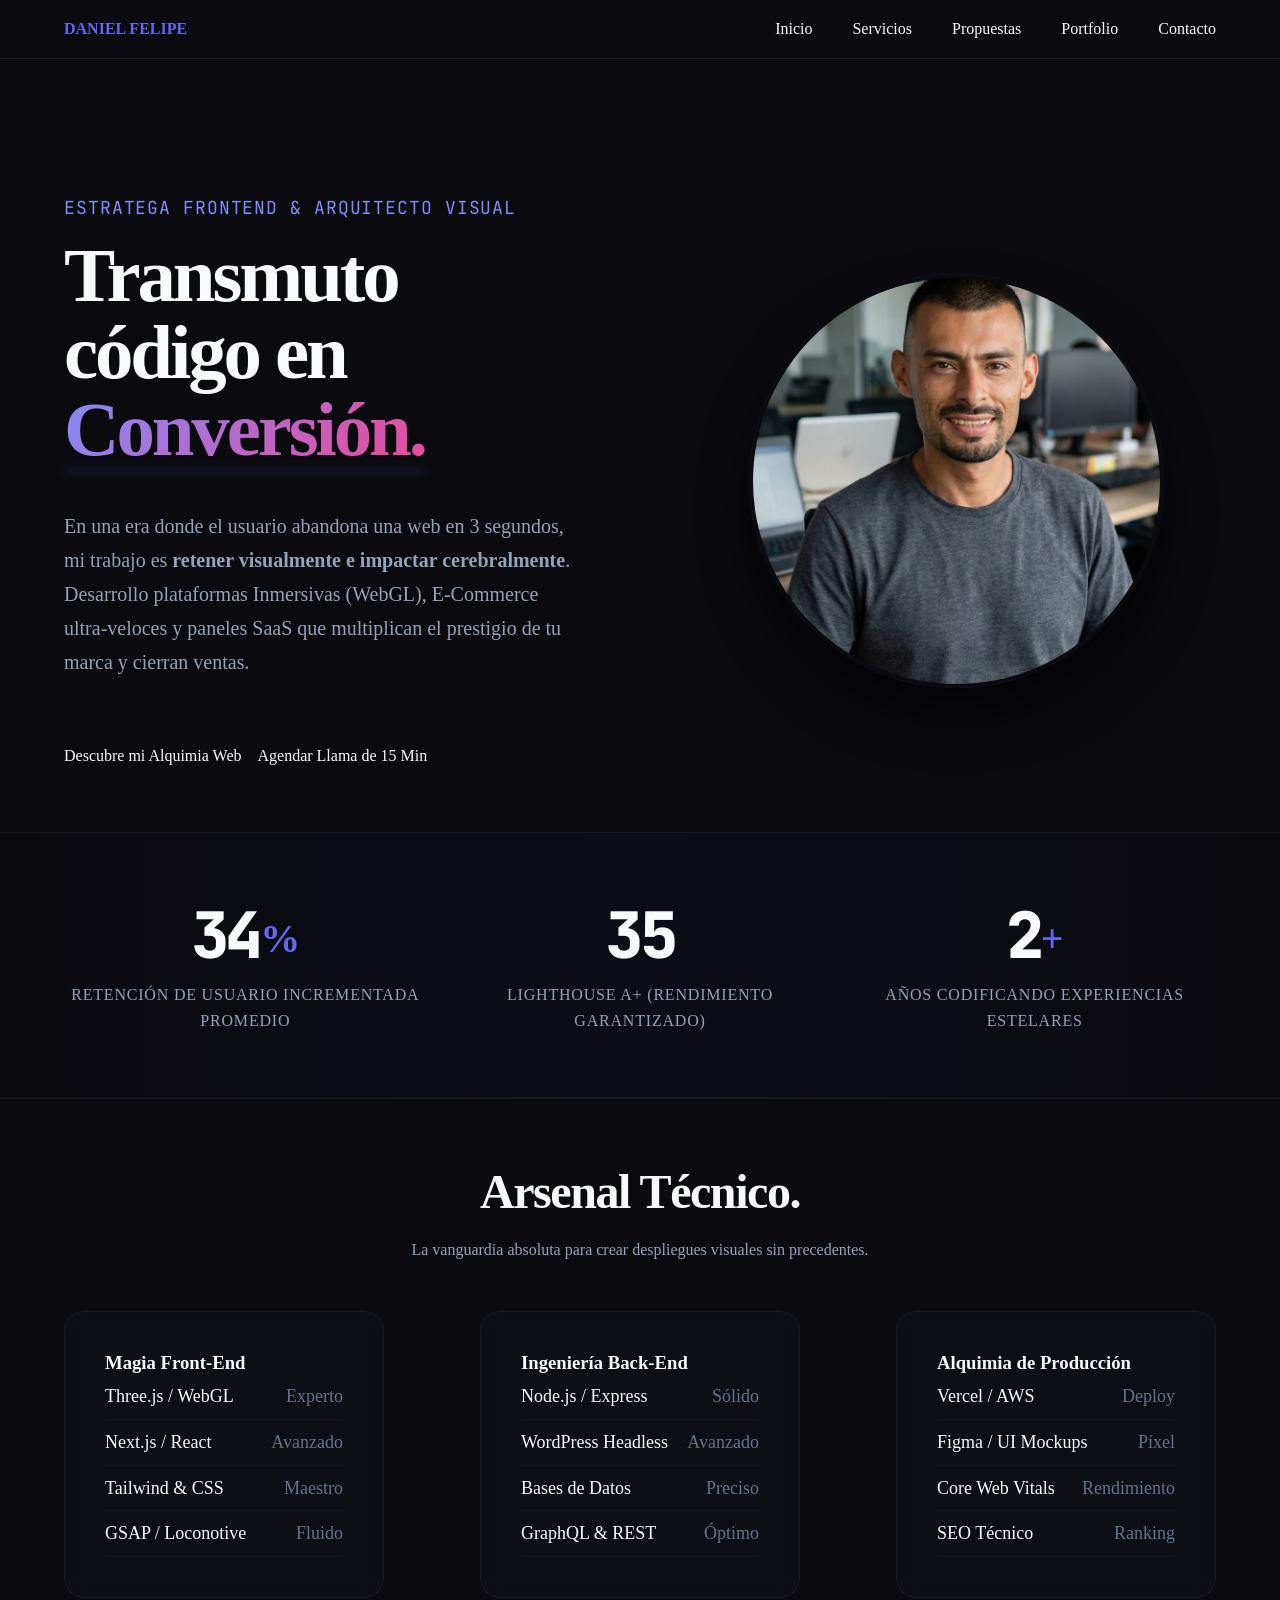
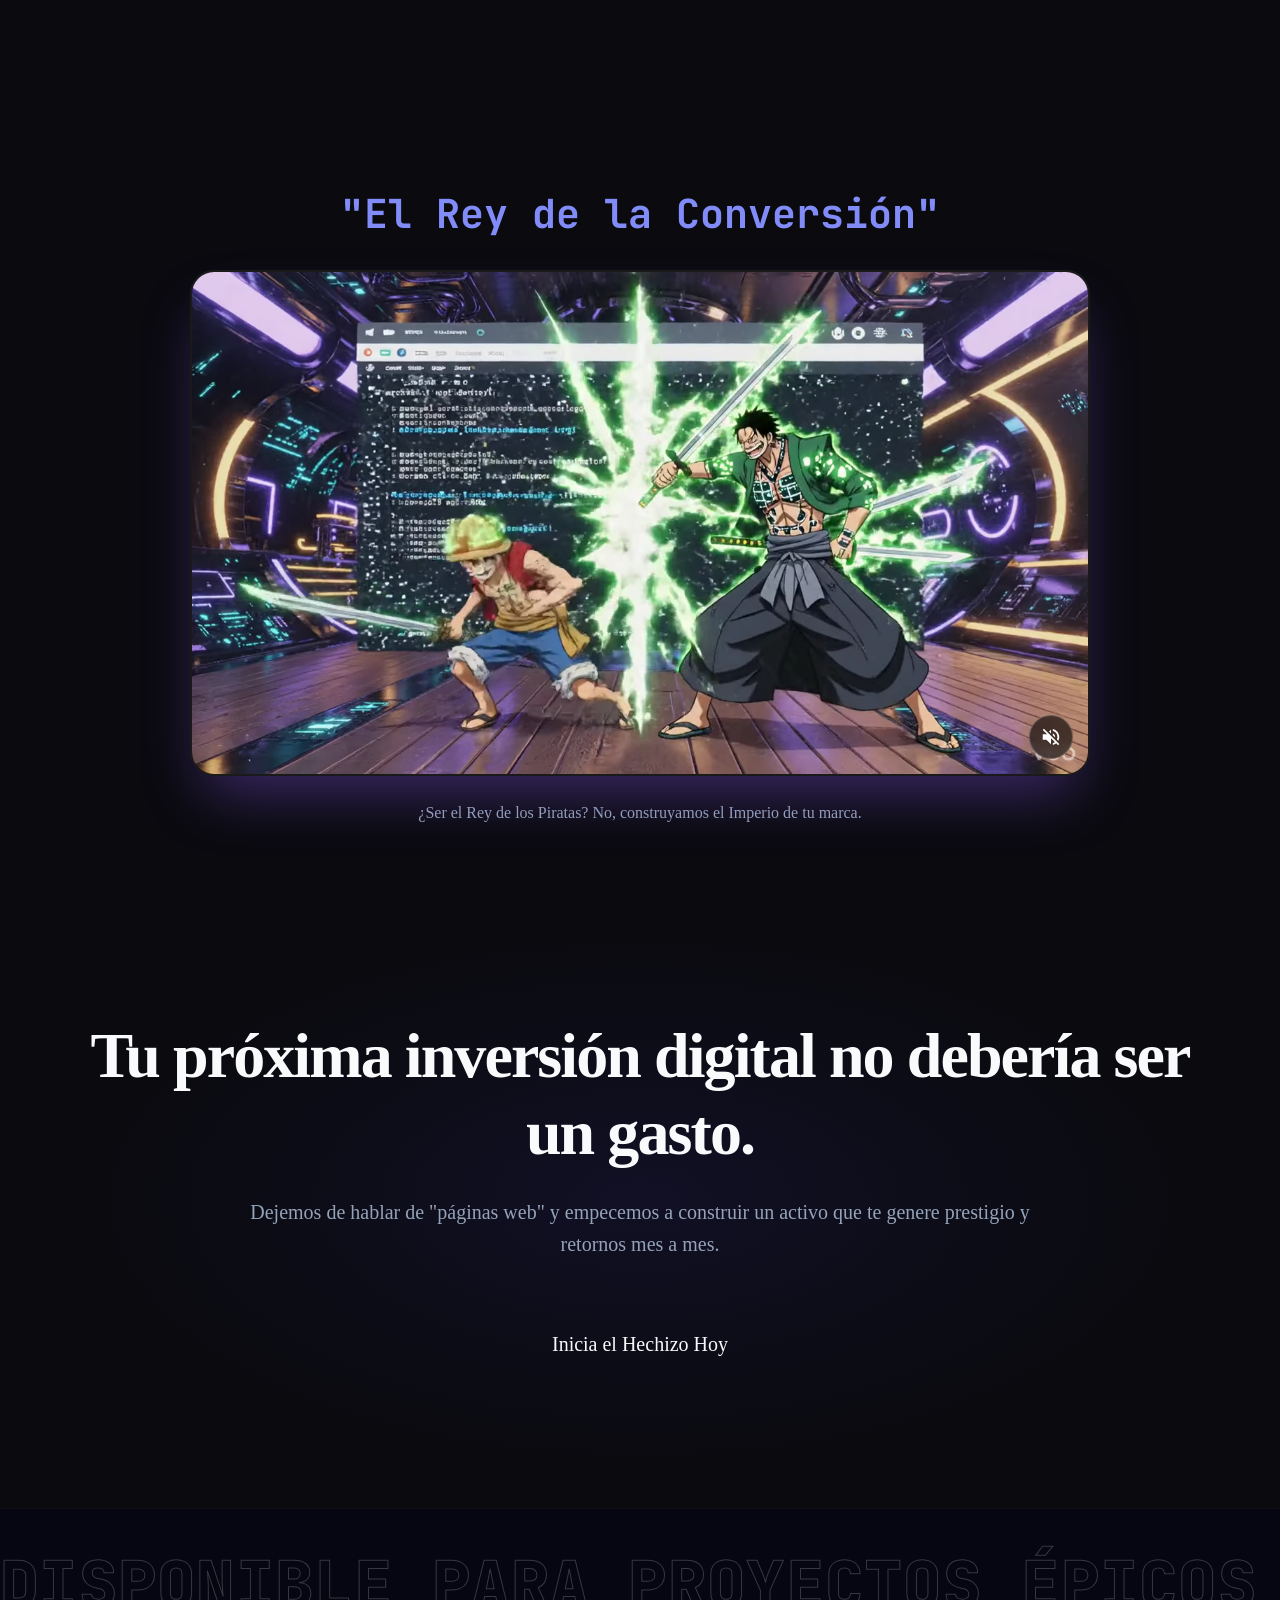
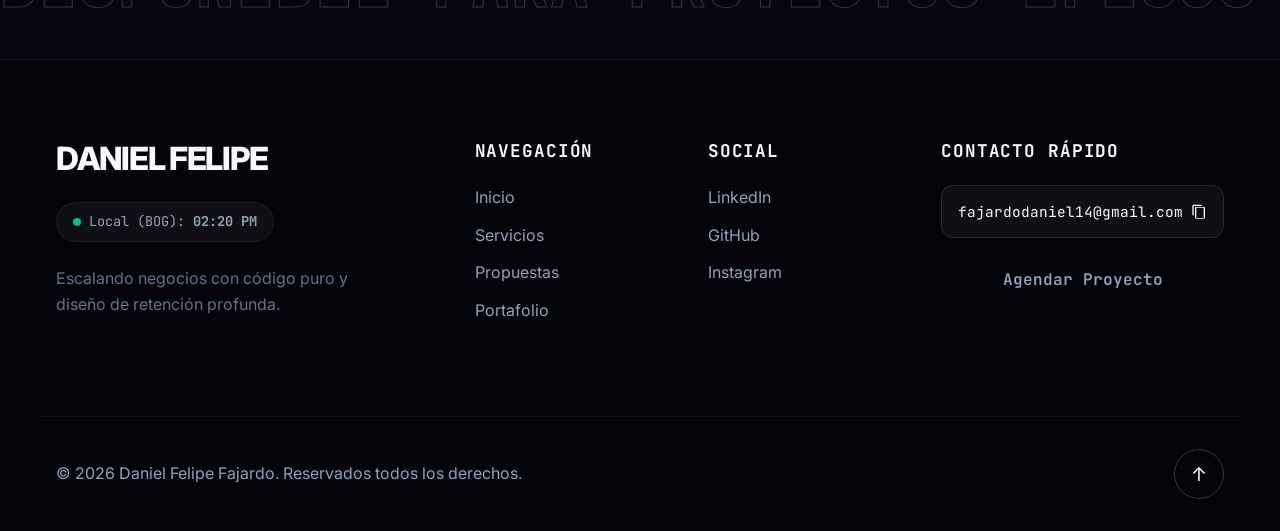
<file: index.html>
<!DOCTYPE html>
<html lang="es">
<head>
  <meta charset="UTF-8">
  <meta name="viewport" content="width=device-width, initial-scale=1.0">
  <meta name="description" content="Daniel Felipe - Escalando negocios con ingeniería web y diseño de retención.">
  <title>Daniel Felipe | WebGL, Front-End & Conversión</title>
  
  <link rel="preconnect" href="https://fonts.googleapis.com">
  <link rel="preconnect" href="https://fonts.gstatic.com" crossorigin>
  <link href="https://fonts.googleapis.com/css2?family=Inter:wght@400;500;600;700;800&family=JetBrains+Mono:wght@400;700&display=swap" rel="stylesheet">
  
  <link rel="stylesheet" href="assets/css/variables.css">
  <link rel="stylesheet" href="assets/css/base.css">
  <link rel="stylesheet" href="assets/css/utilities.css">
  <link rel="stylesheet" href="assets/Componentes/header/header.css">
  <link rel="stylesheet" href="assets/Componentes/about/about.css">
  <link rel="stylesheet" href="assets/Componentes/about/about-interactive.css">
  <link rel="stylesheet" href="assets/Componentes/footer/footer.css">
</head>
<body class="theme-dark">
  <a href="#main-content" class="skip-link">Saltar al contenido principal</a>

  <!-- Header -->
  <header class="header" role="banner">
    <div class="container header__container">
      <h1 class="header__logo">DANIEL FELIPE</h1>
      <button class="header__toggle" aria-expanded="false" aria-controls="header-nav" aria-label="Alternar menú">
        <span class="header__toggle-icon"></span>
      </button>
      <nav class="header__nav" role="navigation" id="header-nav">
        <ul class="header__menu">
          <li class="header__menu-item"><a href="index.html" class="header__link" aria-current="page">Inicio</a></li>
          <li class="header__menu-item"><a href="servicios.html" class="header__link">Servicios</a></li>
          <li class="header__menu-item"><a href="propuestas.html" class="header__link">Propuestas</a></li>
          <li class="header__menu-item"><a href="portafolio.html" class="header__link">Portfolio</a></li>
          <li class="header__menu-item"><a href="contacto.html" class="header__link">Contacto</a></li>
        </ul>
      </nav>
    </div>
  </header>

  <main id="main-content">
    
    <!-- Hero Orientado a la Conversión (The Hook) -->
    <section class="about-hero">
      <div class="ethereal-orb orb-1"></div>
      <div class="ethereal-orb orb-2"></div>
      
      <div class="container xl">
        <div class="about-grid">
          
          <div class="about-intro reveal">
            <span class="about-greeting">Estratega Frontend & Arquitecto Visual</span>
            <h1 class="about-title">Transmuto <br>código en <br><span class="gradient-text">Conversión.</span></h1>
            <p class="about-bio">
              En una era donde el usuario abandona una web en 3 segundos, mi trabajo es <strong>retener visualmente e impactar cerebralmente</strong>. Desarrollo plataformas Inmersivas (WebGL), E-Commerce ultra-veloces y paneles SaaS que multiplican el prestigio de tu marca y cierran ventas.
            </p>
            <div class="about-actions">
              <!-- Magnetic Buttons -->
              <a href="servicios.html" class="btn btn-primary btn-magnetic" data-strength="20">Descubre mi Alquimia Web</a>
              <a href="contacto.html" class="btn btn-secondary btn-magnetic" data-strength="40">Agendar Llama de 15 Min</a>
            </div>
          </div>

          <!-- Avatar -->
          <div class="about-visual reveal" style="transition-delay: 0.1s;">
            <div class="about-avatar-container" data-tilt>
              <div class="magic-ring"></div>
              <div class="magic-ring"></div>
              <img src="assets/imagenes/perfil-contacto.jpg" alt="Daniel Felipe - Arquitecto Front-End" class="avatar-image">
            </div>
          </div>

        </div>
      </div>
    </section>

    <!-- Social Proof (Marketing Digital avanzado) -->
    <section class="social-proof-section reveal">
      <div class="container xl">
        <div class="metrics-grid">
          <div class="metric-item">
            <h4 class="metric-number" data-target="98">0</h4><span class="metric-percent">%</span>
            <p class="metric-label">Retención de usuario incrementada promedio</p>
          </div>
          <div class="metric-item">
            <h4 class="metric-number" data-target="100">0</h4>
            <p class="metric-label">Lighthouse A+ (Rendimiento garantizado)</p>
          </div>
          <div class="metric-item">
            <h4 class="metric-number" data-target="5">0</h4><span class="metric-percent">+</span>
            <p class="metric-label">Años codificando experiencias estelares</p>
          </div>
        </div>
      </div>
    </section>

    <!-- Arsenal Técnico (Interactivo 3D Tilt) -->
    <section class="skills-section reveal">
      <div class="container">
        <h2 style="font-size:3rem; text-align:center; margin-bottom:1rem; letter-spacing:-0.03em;">Arsenal Técnico.</h2>
        <p style="text-align:center; color:var(--color-text-secondary); max-width:600px; margin:0 auto;">La vanguardia absoluta para crear despliegues visuales sin precedentes.</p>
        
        <div class="skills-grid-interactive mt-10">
          <div class="skill-card-3d" data-tilt>
            <div class="skill-card-inner">
              <h3>Magia Front-End</h3>
              <ul class="skill-list">
                <li><span>Three.js / WebGL</span> <span>Experto</span></li>
                <li><span>Next.js / React</span> <span>Avanzado</span></li>
                <li><span>Tailwind & CSS</span> <span>Maestro</span></li>
                <li><span>GSAP / Loconotive</span> <span>Fluido</span></li>
              </ul>
            </div>
          </div>
          <div class="skill-card-3d" data-tilt data-tilt-reverse>
            <div class="skill-card-inner">
              <h3>Ingeniería Back-End</h3>
              <ul class="skill-list">
                <li><span>Node.js / Express</span> <span>Sólido</span></li>
                <li><span>WordPress Headless</span> <span>Avanzado</span></li>
                <li><span>Bases de Datos</span> <span>Preciso</span></li>
                <li><span>GraphQL & REST</span> <span>Óptimo</span></li>
              </ul>
            </div>
          </div>
          <div class="skill-card-3d" data-tilt>
            <div class="skill-card-inner">
              <h3>Alquimia de Producción</h3>
              <ul class="skill-list">
                <li><span>Vercel / AWS</span> <span>Deploy</span></li>
                <li><span>Figma / UI Mockups</span> <span>Píxel</span></li>
                <li><span>Core Web Vitals</span> <span>Rendimiento</span></li>
                <li><span>SEO Técnico</span> <span>Ranking</span></li>
              </ul>
            </div>
          </div>
        </div>
      </div>
    </section>

    <!-- Video Reel / One Piece Commercial -->
    <section class="video-reel-section reveal" style="padding: 4rem 0; background: var(--color-bg-base);">
      <div class="container text-center">
        <h2 style="font-size: 2.5rem; font-family: var(--font-family-mono); color: var(--color-primary-light); margin-bottom: 2rem;">"El Rey de la Conversión"</h2>
        
        <div class="video-container" style="max-width: 900px; width: 100%; margin: 0 auto; border-radius: 24px; overflow: hidden; box-shadow: 0 30px 60px -15px rgba(139, 92, 246, 0.4); border: 2px solid rgba(255,255,255,0.1); position: relative; aspect-ratio: 16/9; background: #000;">
          
          <!-- Botón de Volumen Custom (Estilo TikTok) -->
          <button class="sound-toggle" id="reel-sound-toggle" aria-label="Activar Sonido" style="position: absolute; bottom: 15px; right: 15px; z-index: 10; background: rgba(0,0,0,0.6); backdrop-filter: blur(4px); border-radius: 50%; cursor: pointer; color: white; border: 1px solid rgba(255,255,255,0.2); transition: all 0.3s; display: flex; align-items: center; justify-content: center; width: 44px; height: 44px;">
            <svg id="icon-muted" viewBox="0 0 24 24" width="22" height="22" fill="currentColor">
              <path d="M16.5 12c0-1.77-1.02-3.29-2.5-4.03v2.21l2.45 2.45c.03-.2.05-.41.05-.63zm2.5 0c0 .94-.2 1.82-.54 2.64l1.51 1.51C20.63 14.91 21 13.5 21 12c0-4.28-2.99-7.86-7-8.77v2.06c2.89.86 5 3.54 5 6.71zM4.27 3L3 4.27 7.73 9H3v6h4l5 5v-6.73l4.25 4.25c-.67.52-1.42.93-2.25 1.18v2.06c1.38-.31 2.63-.95 3.69-1.81L19.73 21 21 19.73l-9-9L4.27 3zM12 4L9.91 6.09 12 8.18V4z"/>
            </svg>
            <svg id="icon-unmuted" viewBox="0 0 24 24" width="22" height="22" fill="currentColor" style="display:none;">
              <path d="M3 9v6h4l5 5V4L7 9H3zm13.5 3c0-1.77-1.02-3.29-2.5-4.03v8.05c1.48-.73 2.5-2.25 2.5-4.02zM14 3.23v2.06c2.89.86 5 3.54 5 6.71s-2.11 5.85-5 6.71v2.06c4.01-.91 7-4.49 7-8.77s-2.99-7.86-7-8.77z"/>
            </svg>
          </button>

          <!-- Video Player Multi-formato ultraligero (Lazy Load) -->
          <video id="pirate-reel" class="lazy-video" preload="none" muted loop playsinline style="width: 100%; height: 100%; object-fit: cover; position: relative; z-index: 1;">
            <source src="assets/videos/reel-one-piece.webm" type="video/webm">
            <source src="assets/videos/reel-one-piece.mp4" type="video/mp4">
            Tu navegador no soporta reproducción de video.
          </video>
        </div>
        
        <p style="margin-top: 1.5rem; color: var(--color-text-secondary);">¿Ser el Rey de los Piratas? No, construyamos el Imperio de tu marca.</p>
      </div>
    </section>

    <!-- Lead Generation CTA (El Embudo) -->
    <section class="lead-gen-section reveal">
      <div class="container text-center">
        <h2 class="lead-gen-title">Tu próxima inversión digital no debería ser un gasto.</h2>
        <p class="lead-gen-subtitle">Dejemos de hablar de "páginas web" y empecemos a construir un activo que te genere prestigio y retornos mes a mes.</p>
        <a href="contacto.html" class="btn-magical btn-alchemy style-huge">Inicia el Hechizo Hoy</a>
      </div>
    </section>

  </main>

  <!-- FOOTER GOD-TIER -->
  <footer class="footer-advanced">
    <div class="footer-marquee" aria-hidden="true">
      <div class="marquee-track">
        <span>DISPONIBLE PARA PROYECTOS ÉPICOS ✦ DANIEL FELIPE ✦ </span>
        <span>DISPONIBLE PARA PROYECTOS ÉPICOS ✦ DANIEL FELIPE ✦ </span>
      </div>
    </div>
    
    <div class="container xl footer-grid">
      <div class="footer-col brand-col">
        <h2 class="footer-logo">DANIEL FELIPE</h2>
        <div class="local-time-widget">
          <span class="pulse-dot"></span>
          <span>Local (BOG): <strong id="fw-time">--:--</strong></span>
        </div>
        <p class="footer-slogan">Escalando negocios con código puro y diseño de retención profunda.</p>
      </div>
      
      <div class="footer-col links-col">
        <h3>Navegación</h3>
        <ul>
          <li><a href="index.html" class="footer-link">Inicio</a></li>
          <li><a href="servicios.html" class="footer-link">Servicios</a></li>
          <li><a href="propuestas.html" class="footer-link">Propuestas</a></li>
          <li><a href="portafolio.html" class="footer-link">Portafolio</a></li>
        </ul>
      </div>

      <div class="footer-col social-col">
        <h3>Social</h3>
        <ul>
          <li><a href="#" target="_blank" rel="noopener noreferrer" class="footer-link">LinkedIn</a></li>
          <li><a href="#" target="_blank" rel="noopener noreferrer" class="footer-link">GitHub</a></li>
          <li><a href="#" target="_blank" rel="noopener noreferrer" class="footer-link">Instagram</a></li>
        </ul>
      </div>
      
      <div class="footer-col action-col">
        <h3>Contacto Rápido</h3>
        <button class="btn-copy-email" id="btn-copy-email" data-email="fajardodaniel14@gmail.com" aria-label="Copiar correo electrónico">
          <span id="copy-email-text">fajardodaniel14@gmail.com</span>
          <svg aria-hidden="true" viewBox="0 0 24 24" width="16" height="16" fill="currentColor" style="margin-left:8px;"><path d="M16 1H4C2.9 1 2 1.9 2 3v14h2V3h12V1zm3 4H8C6.9 4 6 4.9 6 6v14c0 1.1.9 2 2 2h11c1.1 0 2-.9 2-2V6c0-1.1-.9-2-2-2zm0 16H8V6h11v14z"/></svg>
        </button>
        <a href="contacto.html" class="btn btn-primary" style="margin-top: 1rem; width: 100%; border-radius: 50px; text-align: center; padding:0.8rem; font-weight:600; font-family:var(--font-family-mono); box-sizing:border-box; display:block;">Agendar Proyecto</a>
      </div>
    </div>
    
    <div class="footer-bottom container xl">
      <p>&copy; 2026 Daniel Felipe Fajardo. Reservados todos los derechos.</p>
      <button class="back-to-top" id="back-to-top" aria-label="Volver arriba">↑</button>
    </div>
  </footer>

  <script src="assets/js/main.js" defer></script>
</body>
</html>
</file>
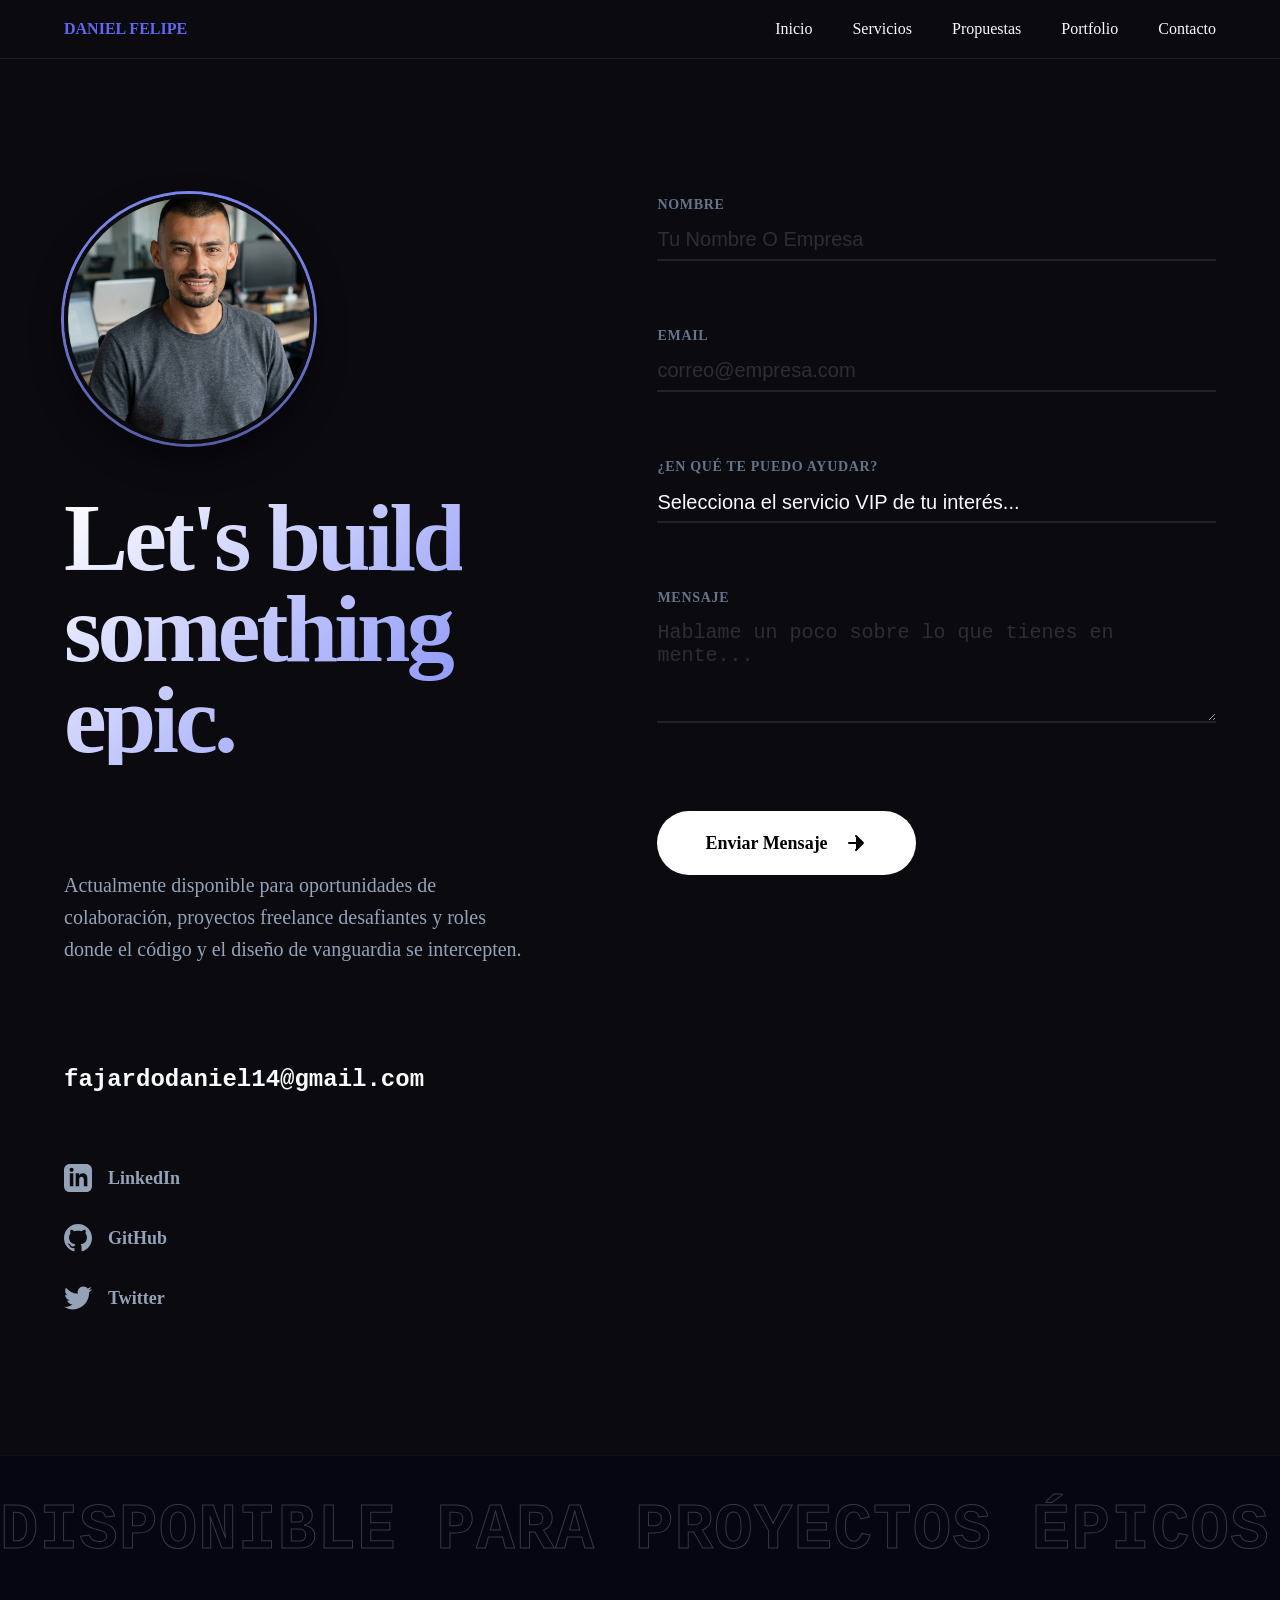
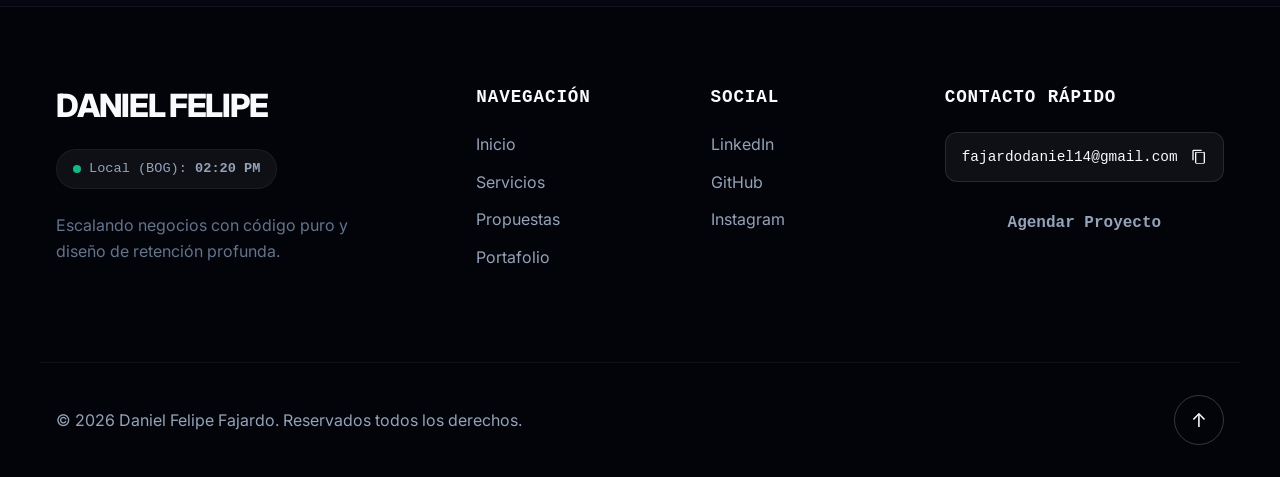
<file: contacto.html>
<!DOCTYPE html>
<html lang="es">
<head>
  <meta charset="UTF-8">
  <meta name="viewport" content="width=device-width, initial-scale=1.0">
  <meta name="description" content="Contacto - Daniel Felipe Fajardo. Conversemos sobre tu próximo proyecto digital.">
  <title>Contacto | Daniel Felipe Fajardo</title>
  
  <link rel="preconnect" href="https://fonts.googleapis.com">
  <link rel="preconnect" href="https://fonts.gstatic.com" crossorigin>
  <link href="https://fonts.googleapis.com/css2?family=Inter:wght@400;500;600;700;800&display=swap" rel="stylesheet">
  
  <link rel="stylesheet" href="assets/css/variables.css">
  <link rel="stylesheet" href="assets/css/base.css">
  <link rel="stylesheet" href="assets/css/utilities.css">
  <link rel="stylesheet" href="assets/Componentes/header/header.css">
  <link rel="stylesheet" href="assets/Componentes/contacto/contacto.css">
  <link rel="stylesheet" href="assets/Componentes/contacto/contacto-avatar.css">
  <link rel="stylesheet" href="assets/Componentes/footer/footer.css">
</head>
<body class="theme-dark">
  <header class="header" role="banner">
    <div class="container header__container">
      <h1 class="header__logo">DANIEL FELIPE</h1>
      <button class="header__toggle" aria-expanded="false" aria-controls="header-nav">
        <span class="header__toggle-icon"></span>
      </button>
      <nav class="header__nav" role="navigation" id="header-nav">
        <ul class="header__menu">
          <li class="header__menu-item"><a href="index.html" class="header__link">Inicio</a></li>
          <li class="header__menu-item"><a href="servicios.html" class="header__link">Servicios</a></li>
          <li class="header__menu-item"><a href="propuestas.html" class="header__link">Propuestas</a></li>
          <li class="header__menu-item"><a href="portafolio.html" class="header__link">Portfolio</a></li>
          <li class="header__menu-item"><a href="contacto.html" class="header__link" aria-current="page">Contacto</a></li>
        </ul>
      </nav>
    </div>
  </header>

  <main id="main-content">
    <section class="contact-bipartite-section">
      <div class="container xl">
        <div class="contact-grid">
          
          <!-- Lado Izquierdo: Saludo, Foto y Social (Dannaway Style) -->
          <div class="contact-info reveal">
            
            <div class="contact-profile">
              <img src="assets/imagenes/perfil-contacto.jpg" alt="Daniel Felipe - Desarrollador" class="contact-avatar-img">
              <h1 class="contact-title">Let's build<br>something<br>epic.</h1>
            </div>

            <p class="contact-description">
              Actualmente disponible para oportunidades de colaboración, proyectos freelance desafiantes y roles donde el código y el diseño de vanguardia se intercepten.
            </p>
            
            <div class="contact-direct">
              <a href="mailto:fajardodaniel14@gmail.com" class="direct-email">fajardodaniel14@gmail.com</a>
            </div>

            <ul class="contact-socials">
              <li>
                <a href="#" target="_blank" rel="noopener noreferrer">
                  <svg viewBox="0 0 24 24"><path d="M19 0h-14c-2.761 0-5 2.239-5 5v14c0 2.761 2.239 5 5 5h14c2.762 0 5-2.239 5-5v-14c0-2.761-2.238-5-5-5zm-11 19h-3v-11h3v11zm-1.5-12.268c-.966 0-1.75-.79-1.75-1.764s.784-1.764 1.75-1.764 1.75.79 1.75 1.764-.783 1.764-1.75 1.764zm13.5 12.268h-3v-5.604c0-3.368-4-3.113-4 0v5.604h-3v-11h3v1.765c1.396-2.586 7-2.777 7 2.476v6.759z"/></svg>
                  LinkedIn
                </a>
              </li>
              <li>
                <a href="#" target="_blank" rel="noopener noreferrer">
                  <svg viewBox="0 0 24 24"><path d="M12 0c-6.626 0-12 5.373-12 12 0 5.302 3.438 9.8 8.207 11.387.599.111.793-.261.793-.577v-2.234c-3.338.726-4.033-1.416-4.033-1.416-.546-1.387-1.333-1.756-1.333-1.756-1.089-.745.083-.729.083-.729 1.205.084 1.839 1.237 1.839 1.237 1.07 1.834 2.807 1.304 3.492.997.107-.775.418-1.305.762-1.604-2.665-.305-5.467-1.334-5.467-5.931 0-1.311.469-2.381 1.236-3.221-.124-.303-.535-1.524.117-3.176 0 0 1.008-.322 3.301 1.23.957-.266 1.983-.399 3.003-.404 1.02.005 2.047.138 3.006.404 2.291-1.552 3.297-1.23 3.297-1.23.653 1.653.242 2.874.118 3.176.77.84 1.235 1.911 1.235 3.221 0 4.609-2.807 5.624-5.479 5.921.43.372.823 1.102.823 2.222v3.293c0 .319.192.694.801.576 4.765-1.589 8.199-6.086 8.199-11.386 0-6.627-5.373-12-12-12z"/></svg>
                  GitHub
                </a>
              </li>
              <li>
                <a href="#" target="_blank" rel="noopener noreferrer">
                  <svg viewBox="0 0 24 24"><path d="M24 4.557c-.883.392-1.832.656-2.828.775 1.017-.609 1.798-1.574 2.165-2.724-.951.564-2.005.974-3.127 1.195-.897-.957-2.178-1.555-3.594-1.555-3.179 0-5.515 2.966-4.797 6.045-4.091-.205-7.719-2.165-10.148-5.144-1.29 2.213-.669 5.108 1.523 6.574-.806-.026-1.566-.247-2.229-.616-.054 2.281 1.581 4.415 3.949 4.89-.693.188-1.452.232-2.224.084.626 1.956 2.444 3.379 4.6 3.419-2.07 1.623-4.678 2.348-7.29 2.04 2.179 1.397 4.768 2.212 7.548 2.212 9.142 0 14.307-7.721 13.995-14.646.962-.695 1.797-1.562 2.457-2.549z"/></svg>
                  Twitter
                </a>
              </li>
            </ul>
          </div>

          <!-- Lado Derecho: Formulario Limpio Minimalista -->
          <div class="contact-form-container reveal" style="transition-delay: 0.1s;">
            <form action="#" method="POST" class="dannaway-form">
              
              <div class="form-group">
                <input type="text" id="name" name="name" placeholder="Tu Nombre O Empresa" required>
                <label for="name">Nombre</label>
              </div>

              <div class="form-group">
                <input type="email" id="email" name="email" placeholder="correo@empresa.com" required>
                <label for="email">Email</label>
              </div>

              <!-- Integration with "Propuestas/Servicios" requested context -->
              <div class="form-group">
                <select id="interest" name="interest" required>
                  <option value="" disabled selected>Selecciona el servicio VIP de tu interés...</option>
                  <option value="ecommerce">E-Commerce Masivo (B2C/B2B)</option>
                  <option value="realestate">Inmobiliaria High-Ticket (Luxury)</option>
                  <option value="noc">Dashboard Enterprise (Big Tech Data)</option>
                  <option value="workspace">Workspace SaaS (MiPyMEs)</option>
                  <option value="editorial">Blog Editorial (Creator Economy)</option>
                  <option value="fintech">Hub Fintech (Terminal Quant B2B)</option>
                  <option value="other">Desarrollo Web a Medida</option>
                </select>
                <label for="interest">¿En qué te puedo ayudar?</label>
              </div>

              <div class="form-group">
                <textarea id="message" name="message" placeholder="Hablame un poco sobre lo que tienes en mente..." rows="4" required></textarea>
                <label for="message">Mensaje</label>
              </div>

              <button type="submit" class="btn-submit">
                <span>Enviar Mensaje</span>
                <svg viewBox="0 0 24 24" class="arrow-icon"><path d="M5 12h14M12 5l7 7-7 7" stroke="currentColor" stroke-width="2" stroke-linecap="round" stroke-linejoin="round"/></svg>
              </button>

            </form>
          </div>

        </div>
      </div>
    </section>
  </main>

  <!-- FOOTER GOD-TIER -->
  <footer class="footer-advanced">
    <div class="footer-marquee" aria-hidden="true">
      <div class="marquee-track">
        <span>DISPONIBLE PARA PROYECTOS ÉPICOS ✦ DANIEL FELIPE ✦ </span>
        <span>DISPONIBLE PARA PROYECTOS ÉPICOS ✦ DANIEL FELIPE ✦ </span>
      </div>
    </div>
    
    <div class="container xl footer-grid">
      <div class="footer-col brand-col">
        <h2 class="footer-logo">DANIEL FELIPE</h2>
        <div class="local-time-widget">
          <span class="pulse-dot"></span>
          <span>Local (BOG): <strong id="fw-time">--:--</strong></span>
        </div>
        <p class="footer-slogan">Escalando negocios con código puro y diseño de retención profunda.</p>
      </div>
      
      <div class="footer-col links-col">
        <h3>Navegación</h3>
        <ul>
          <li><a href="index.html" class="footer-link">Inicio</a></li>
          <li><a href="servicios.html" class="footer-link">Servicios</a></li>
          <li><a href="propuestas.html" class="footer-link">Propuestas</a></li>
          <li><a href="portafolio.html" class="footer-link">Portafolio</a></li>
        </ul>
      </div>

      <div class="footer-col social-col">
        <h3>Social</h3>
        <ul>
          <li><a href="#" target="_blank" rel="noopener noreferrer" class="footer-link">LinkedIn</a></li>
          <li><a href="#" target="_blank" rel="noopener noreferrer" class="footer-link">GitHub</a></li>
          <li><a href="#" target="_blank" rel="noopener noreferrer" class="footer-link">Instagram</a></li>
        </ul>
      </div>
      
      <div class="footer-col action-col">
        <h3>Contacto Rápido</h3>
        <button class="btn-copy-email" id="btn-copy-email" data-email="fajardodaniel14@gmail.com" aria-label="Copiar correo electrónico">
          <span id="copy-email-text">fajardodaniel14@gmail.com</span>
          <svg aria-hidden="true" viewBox="0 0 24 24" width="16" height="16" fill="currentColor" style="margin-left:8px;"><path d="M16 1H4C2.9 1 2 1.9 2 3v14h2V3h12V1zm3 4H8C6.9 4 6 4.9 6 6v14c0 1.1.9 2 2 2h11c1.1 0 2-.9 2-2V6c0-1.1-.9-2-2-2zm0 16H8V6h11v14z"/></svg>
        </button>
        <a href="contacto.html" class="btn btn-primary" style="margin-top: 1rem; width: 100%; border-radius: 50px; text-align: center; padding:0.8rem; font-weight:600; font-family:var(--font-family-mono); box-sizing:border-box; display:block;">Agendar Proyecto</a>
      </div>
    </div>
    
    <div class="footer-bottom container xl">
      <p>&copy; 2026 Daniel Felipe Fajardo. Reservados todos los derechos.</p>
      <button class="back-to-top" id="back-to-top" aria-label="Volver arriba">↑</button>
    </div>
  </footer>

  <script src="assets/js/main.js" defer></script>
  <!-- Optional Script to auto-select service based on URL param like ?service=webgl -->
  <script>
    document.addEventListener('DOMContentLoaded', () => {
      const urlParams = new URLSearchParams(window.location.search);
      const service = urlParams.get('service');
      const select = document.getElementById('interest');
      if (service && select) {
        for (let i = 0; i < select.options.length; i++) {
          if (select.options[i].value === service) {
            select.selectedIndex = i;
            break;
          }
        }
      }
    });
  </script>
</body>
</html>
</file>
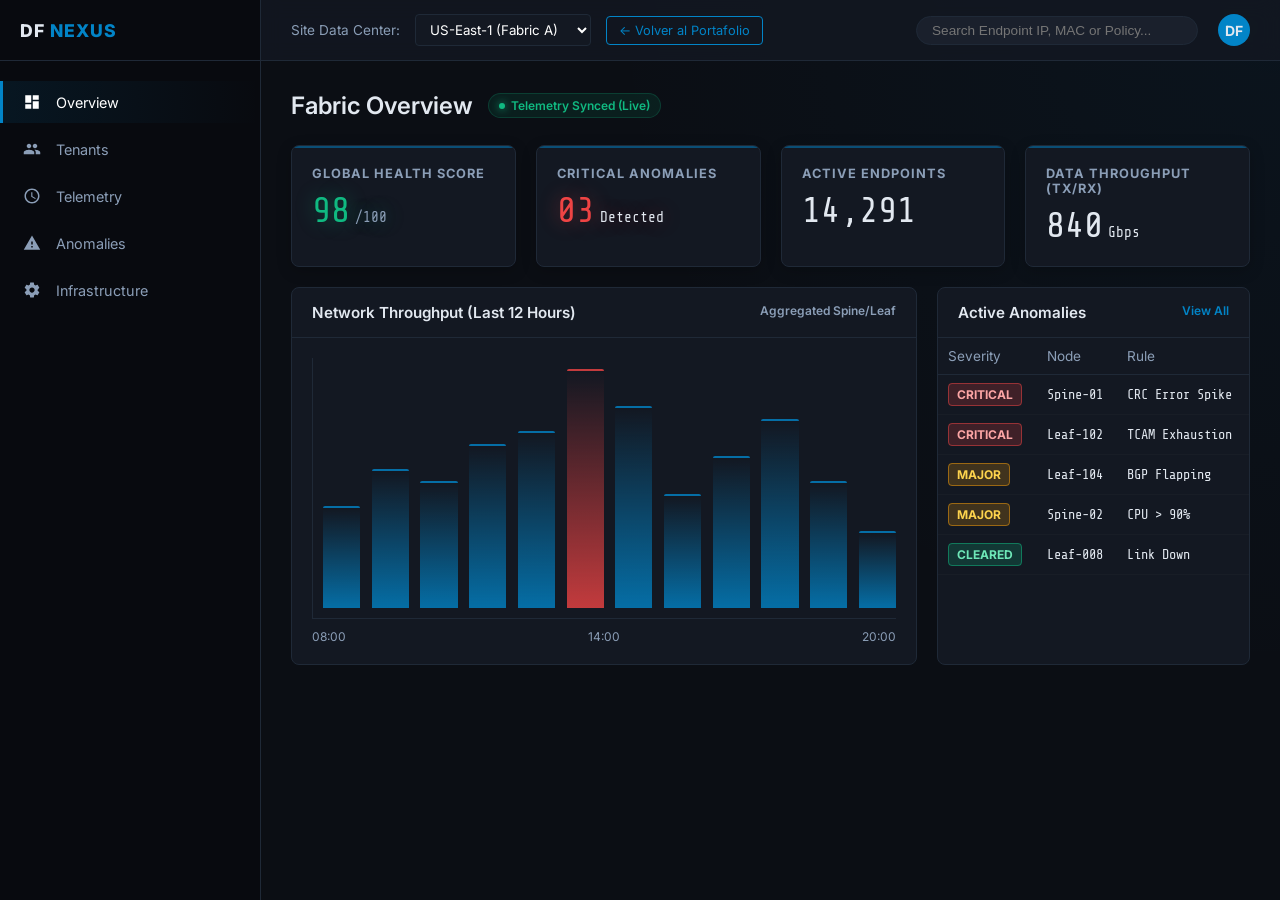
<file: demo-dashboard.html>
<!DOCTYPE html>
<html lang="es">
<head>
  <meta charset="UTF-8">
  <meta name="viewport" content="width=device-width, initial-scale=1.0">
  <title>Nexus Infrastructure Dashboard | DF Enterprise</title>
  <meta name="description" content="Dashboard Empresarial de Telemetría B2B inspirado en Cisco Nexus.">

  <!-- Inter & Mono for Data Dashboards -->
  <link rel="preconnect" href="https://fonts.googleapis.com">
  <link rel="preconnect" href="https://fonts.gstatic.com" crossorigin>
  <link href="https://fonts.googleapis.com/css2?family=Inter:wght@400;500;600;800&family=Share+Tech+Mono&display=swap" rel="stylesheet">

  <link rel="stylesheet" href="assets/Componentes/demo-dashboard/dashboard.css">
</head>
<body class="nexus-theme">

  <!-- NOC SIDEBAR -->
  <aside class="nx-sidebar">
    <div class="nx-logo-container">
      DF<span>NEXUS</span>
    </div>
    <nav class="nx-nav">
      <a href="#" class="nx-nav-item active">
        <svg viewBox="0 0 24 24"><path d="M3 13h8V3H3v10zm0 8h8v-6H3v6zm10 0h8V11h-8v10zm0-18v6h8V3h-8z"/></svg>
        Overview
      </a>
      <a href="#" class="nx-nav-item">
        <svg viewBox="0 0 24 24"><path d="M16 11c1.66 0 2.99-1.34 2.99-3S17.66 5 16 5c-1.66 0-3 1.34-3 3s1.34 3 3 3zm-8 0c1.66 0 2.99-1.34 2.99-3S9.66 5 8 5C6.34 5 5 6.34 5 8s1.34 3 3 3zm0 2c-2.33 0-7 1.17-7 3.5V19h14v-2.5c0-2.33-4.67-3.5-7-3.5zm8 0c-.29 0-.62.02-.97.05 1.16.84 1.97 1.97 1.97 3.45V19h6v-2.5c0-2.33-4.67-3.5-7-3.5z"/></svg>
        Tenants
      </a>
      <a href="#" class="nx-nav-item">
        <svg viewBox="0 0 24 24"><path d="M11.99 2C6.47 2 2 6.48 2 12s4.47 10 9.99 10C17.52 22 22 17.52 22 12S17.52 2 11.99 2zM12 20c-4.42 0-8-3.58-8-8s3.58-8 8-8 8 3.58 8 8-3.58 8-8 8zm.5-13H11v6l5.25 3.15.75-1.23-4.5-2.67z"/></svg>
        Telemetry
      </a>
      <a href="#" class="nx-nav-item">
        <svg viewBox="0 0 24 24"><path d="M1 21h22L12 2 1 21zm12-3h-2v-2h2v2zm0-4h-2v-4h2v4z"/></svg>
        Anomalies
      </a>
      <a href="#" class="nx-nav-item">
        <svg viewBox="0 0 24 24"><path d="M19.14,12.94c0.04-0.3,0.06-0.61,0.06-0.94c0-0.32-0.02-0.64-0.06-0.94l2.03-1.58c... "/><path d="M19.43 12.98c.04-.32.07-.64.07-.98 0-.34-.03-.66-.07-.98l2.11-1.65c.19-.15.24-.42.12-.64l-2-3.46c-.12-.22-.39-.3-.61-.22l-2.49 1c-.52-.4-1.08-.73-1.69-.98l-.38-2.65C14.46 2.18 14.25 2 14 2h-4c-.25 0-.46.18-.49.42l-.38 2.65c-.61.25-1.17.59-1.69.98l-2.49-1c-.23-.09-.49 0-.61.22l-2 3.46c-.13.22-.07.49.12.64l2.11 1.65c-.04.32-.07.65-.07.98 0 .33.03.66.07.98l-2.11 1.65c-.19.15-.24.42-.12.64l2 3.46c.12.22.39.3.61.22l2.49-1c.52.4 1.08.73 1.69.98l.38 2.65c.03.24.24.42.49.42h4c.25 0 .46-.18.49-.42l.38-2.65c.61-.25 1.17-.59 1.69-.98l2.49 1c.23.09.49 0 .61-.22l2-3.46c.12-.22.07-.49-.12-.64l-2.11-1.65zM12 15.5c-1.93 0-3.5-1.57-3.5-3.5s1.57-3.5 3.5-3.5 3.5 1.57 3.5 3.5-1.57 3.5-3.5 3.5z"/></svg>
        Infrastructure
      </a>
    </nav>
  </aside>

  <!-- MAIN DASHBOARD -->
  <main class="nx-main">
    
    <!-- Header -->
    <header class="nx-header">
      <div class="nx-context-selector">
        <label>Site Data Center:</label>
        <select>
          <option>US-East-1 (Fabric A)</option>
          <option>EU-West-3 (Fabric B)</option>
          <option>APAC-1 (Fabric C)</option>
        </select>
        <a href="portafolio.html" class="nx-back-portfolio">← Volver al Portafolio</a>
      </div>
      <div class="nx-header-controls">
        <div class="nx-search">
          <input type="text" placeholder="Search Endpoint IP, MAC or Policy...">
        </div>
        <div style="width:32px; height:32px; border-radius:50%; background:var(--nx-brand); display:flex; align-items:center; justify-content:center; font-weight:bold; font-size:14px;">
          DF
        </div>
      </div>
    </header>

    <!-- Scrollable Content -->
    <div class="nx-content">
      <h1 class="nx-page-title">
        Fabric Overview
        <span class="nx-sync-status">Telemetry Synced (Live)</span>
      </h1>

      <!-- KPI Grid -->
      <div class="nx-grid-kpi">
        <div class="nx-card nx-health-score">
          <h3 class="nx-card-title">Global Health Score</h3>
          <p class="nx-card-value">98 <span class="nx-card-sub">/100</span></p>
        </div>
        <div class="nx-card nx-anomaly-score">
          <h3 class="nx-card-title">Critical Anomalies</h3>
          <p class="nx-card-value">03 <span class="nx-card-sub" style="color:var(--nx-text)">Detected</span></p>
        </div>
        <div class="nx-card">
          <h3 class="nx-card-title">Active Endpoints</h3>
          <p class="nx-card-value">14,291</p>
        </div>
        <div class="nx-card">
          <h3 class="nx-card-title">Data Throughput (Tx/Rx)</h3>
          <p class="nx-card-value">840 <span class="nx-card-sub" style="color:var(--nx-text)">Gbps</span></p>
        </div>
      </div>

      <!-- Main Panels -->
      <div class="nx-grid-main">
        
        <!-- Telemetry Chart -->
        <div class="nx-panel">
          <div class="nx-panel-header">
            Network Throughput (Last 12 Hours)
            <span style="font-size:12px; color:var(--nx-text-muted);">Aggregated Spine/Leaf</span>
          </div>
          <div class="nx-panel-body">
            <div class="nx-telemetry-chart">
              <div class="nx-bar" style="height: 40%"></div>
              <div class="nx-bar" style="height: 55%"></div>
              <div class="nx-bar" style="height: 50%"></div>
              <div class="nx-bar" style="height: 65%"></div>
              <div class="nx-bar" style="height: 70%"></div>
              <div class="nx-bar nx-bar-critical" style="height: 95%"></div> <!-- Congestion Spike -->
              <div class="nx-bar" style="height: 80%"></div>
              <div class="nx-bar" style="height: 45%"></div>
              <div class="nx-bar" style="height: 60%"></div>
              <div class="nx-bar" style="height: 75%"></div>
              <div class="nx-bar" style="height: 50%"></div>
              <div class="nx-bar" style="height: 30%"></div>
            </div>
            <div style="display:flex; justify-content:space-between; margin-top:10px; font-size:12px; color:var(--nx-text-muted);">
              <span>08:00</span>
              <span>14:00</span>
              <span>20:00</span>
            </div>
          </div>
        </div>

        <!-- Anomaly Feed -->
        <div class="nx-panel">
          <div class="nx-panel-header">
            Active Anomalies
            <a href="#" style="color:var(--nx-brand); text-decoration:none; font-size:12px;">View All</a>
          </div>
          <div class="nx-panel-body" style="padding:0;">
            <table class="nx-table">
              <thead>
                <tr>
                  <th>Severity</th>
                  <th>Node</th>
                  <th>Rule</th>
                </tr>
              </thead>
              <tbody>
                <tr>
                  <td><span class="nx-badge critical">CRITICAL</span></td>
                  <td>Spine-01</td>
                  <td>CRC Error Spike</td>
                </tr>
                <tr>
                  <td><span class="nx-badge critical">CRITICAL</span></td>
                  <td>Leaf-102</td>
                  <td>TCAM Exhaustion</td>
                </tr>
                <tr>
                  <td><span class="nx-badge major">MAJOR</span></td>
                  <td>Leaf-104</td>
                  <td>BGP Flapping</td>
                </tr>
                <tr>
                  <td><span class="nx-badge major">MAJOR</span></td>
                  <td>Spine-02</td>
                  <td>CPU > 90%</td>
                </tr>
                <tr>
                  <td><span class="nx-badge cleared">CLEARED</span></td>
                  <td>Leaf-008</td>
                  <td>Link Down</td>
                </tr>
              </tbody>
            </table>
          </div>
        </div>

      </div>
    </div>
  </main>

</body>
</html>
</file>
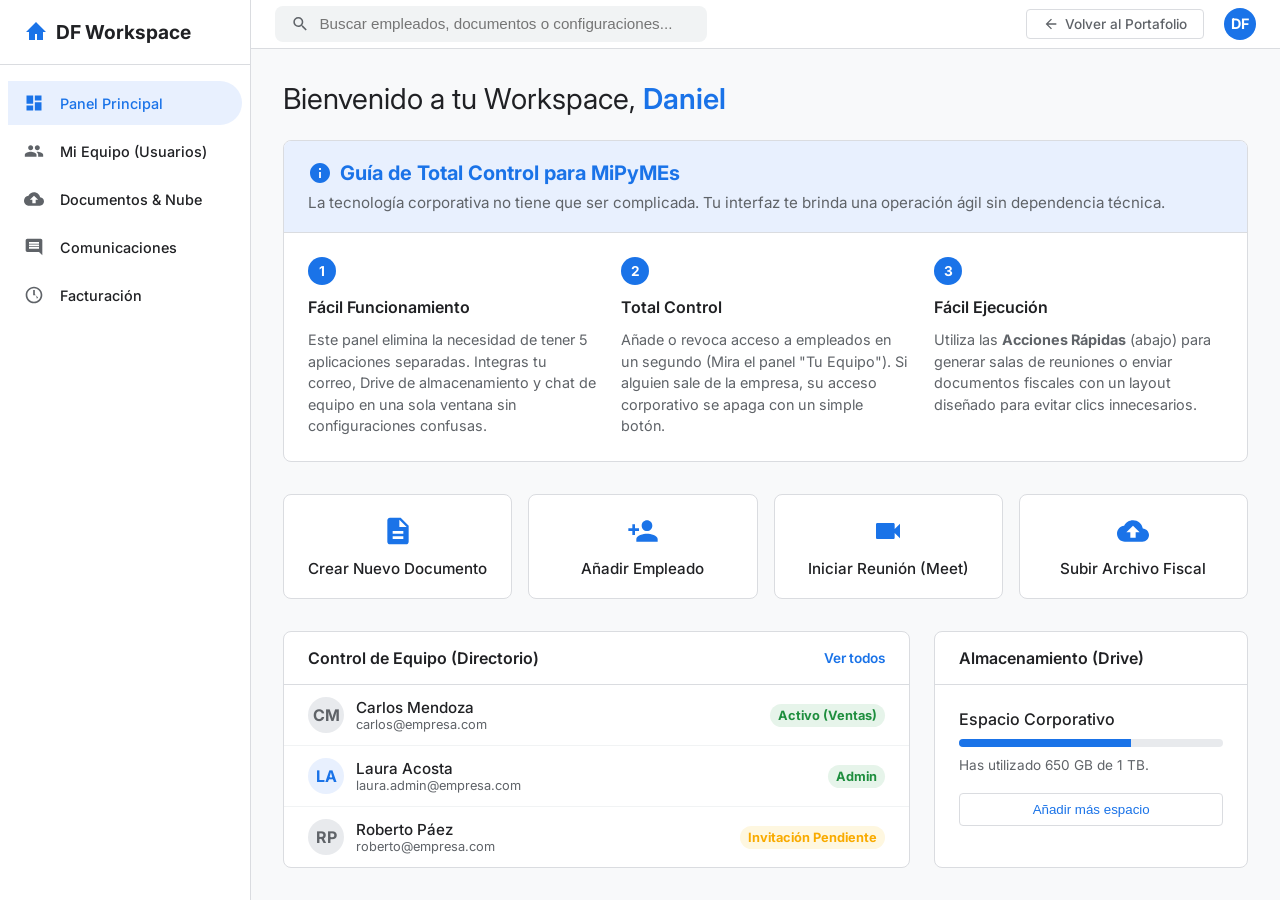
<file: demo-workspace.html>
<!DOCTYPE html>
<html lang="es">
<head>
  <meta charset="UTF-8">
  <meta name="viewport" content="width=device-width, initial-scale=1.0">
  <title>MiPyME Workspace | DF Solutions</title>
  <meta name="description" content="Dashboard de control y colaboración diseñado para Pequeñas y Medianas Empresas.">

  <link rel="preconnect" href="https://fonts.googleapis.com">
  <link rel="preconnect" href="https://fonts.gstatic.com" crossorigin>
  <link href="https://fonts.googleapis.com/css2?family=Inter:wght@400;500;600;700&display=swap" rel="stylesheet">
  
  <link rel="stylesheet" href="assets/Componentes/demo-workspace/workspace.css">
</head>
<body class="workspace-theme">

  <!-- SIDEBAR NAVEGACIÓN -->
  <aside class="wk-sidebar">
    <div class="wk-logo">
      <svg viewBox="0 0 24 24"><path d="M12 2L2 12h3v8h6v-6h2v6h6v-8h3L12 2z"/></svg>
      DF Workspace
    </div>
    <nav class="wk-nav">
      <a class="wk-nav-btn active">
        <svg viewBox="0 0 24 24"><path d="M3 13h8V3H3v10zm0 8h8v-6H3v6zm10 0h8V11h-8v10zm0-18v6h8V3h-8z"/></svg>
        Panel Principal
      </a>
      <a class="wk-nav-btn">
        <svg viewBox="0 0 24 24"><path d="M16 11c1.66 0 2.99-1.34 2.99-3S17.66 5 16 5c-1.66 0-3 1.34-3 3s1.34 3 3 3zm-8 0c1.66 0 2.99-1.34 2.99-3S9.66 5 8 5C6.34 5 5 6.34 5 8s1.34 3 3 3zm0 2c-2.33 0-7 1.17-7 3.5V19h14v-2.5c0-2.33-4.67-3.5-7-3.5zm8 0c-.29 0-.62.02-.97.05 1.16.84 1.97 1.97 1.97 3.45V19h6v-2.5c0-2.33-4.67-3.5-7-3.5z"/></svg>
        Mi Equipo (Usuarios)
      </a>
      <a class="wk-nav-btn">
        <svg viewBox="0 0 24 24"><path d="M19.35 10.04C18.67 6.59 15.64 4 12 4 9.11 4 6.6 5.64 5.35 8.04 2.34 8.36 0 10.91 0 14c0 3.31 2.69 6 6 6h13c2.76 0 5-2.24 5-5 0-2.64-2.05-4.78-4.65-4.96zM14 13v4h-4v-4H7l5-5 5 5h-3z"/></svg>
        Documentos & Nube
      </a>
      <a class="wk-nav-btn">
        <svg viewBox="0 0 24 24"><path d="M21.99 4c0-1.1-.89-2-1.99-2H4c-1.1 0-2 .9-2 2v12c0 1.1.9 2 2 2h14l4 4-.01-18zM18 14H6v-2h12v2zm0-3H6V9h12v2zm0-3H6V6h12v2z"/></svg>
        Comunicaciones
      </a>
      <a class="wk-nav-btn">
        <svg viewBox="0 0 24 24"><path d="M11.99 2C6.47 2 2 6.48 2 12s4.47 10 9.99 10C17.52 22 22 17.52 22 12S17.52 2 11.99 2zM12 20c-4.42 0-8-3.58-8-8s3.58-8 8-8 8 3.58 8 8-3.58 8-8 8zm2.42-7.58H11V6h2v5.17l3.88 3.88-1.42 1.41z"/></svg>
        Facturación
      </a>
    </nav>
  </aside>

  <!-- ÁREA PRINCIPAL -->
  <main class="wk-main">
    
    <!-- Header Buscador y Perfil -->
    <header class="wk-header">
      <div class="wk-search">
        <svg viewBox="0 0 24 24"><path d="M15.5 14h-.79l-.28-.27A6.471 6.471 0 0 0 16 9.5 6.5 6.5 0 1 0 9.5 16c1.61 0 3.09-.59 4.23-1.57l.27.28v.79l5 4.99L20.49 19l-4.99-5zm-6 0C7.01 14 5 11.99 5 9.5S7.01 5 9.5 5 14 7.01 14 9.5 11.99 14 9.5 14z"/></svg>
        <input type="text" placeholder="Buscar empleados, documentos o configuraciones...">
      </div>
      <div class="wk-header-actions">
        <a href="portafolio.html" class="wk-back-btn">
          <svg viewBox="0 0 24 24" width="16" height="16" fill="currentColor"><path d="M20 11H7.83l5.59-5.59L12 4l-8 8 8 8 1.41-1.41L7.83 13H20v-2z"/></svg>
          Volver al Portafolio
        </a>
        <div class="wk-avatar">DF</div>
      </div>
    </header>

    <!-- Contenido -->
    <div class="wk-content-wrapper">
      
      <h1 class="wk-greeting">Bienvenido a tu Workspace, <span>Daniel</span></h1>

      <!-- GUÍA TÉCNICA (Exigida por el cliente) -->
      <section class="wk-guide-section">
        <div class="wk-guide-header">
          <h2>
            <svg viewBox="0 0 24 24" width="24" fill="currentColor"><path d="M12 2C6.48 2 2 6.48 2 12s4.48 10 10 10 10-4.48 10-10S17.52 2 12 2zm1 15h-2v-6h2v6zm0-8h-2V7h2v2z"/></svg>
            Guía de Total Control para MiPyMEs
          </h2>
          <p>La tecnología corporativa no tiene que ser complicada. Tu interfaz te brinda una operación ágil sin dependencia técnica.</p>
        </div>
        <div class="wk-guide-grid">
          
          <div class="wk-guide-step">
            <div class="wk-step-badge">1</div>
            <h3 class="wk-step-title">Fácil Funcionamiento</h3>
            <p class="wk-step-desc">Este panel elimina la necesidad de tener 5 aplicaciones separadas. Integras tu correo, Drive de almacenamiento y chat de equipo en una sola ventana sin configuraciones confusas.</p>
          </div>
          
          <div class="wk-guide-step">
            <div class="wk-step-badge">2</div>
            <h3 class="wk-step-title">Total Control</h3>
            <p class="wk-step-desc">Añade o revoca acceso a empleados en un segundo (Mira el panel "Tu Equipo"). Si alguien sale de la empresa, su acceso corporativo se apaga con un simple botón.</p>
          </div>
          
          <div class="wk-guide-step">
            <div class="wk-step-badge">3</div>
            <h3 class="wk-step-title">Fácil Ejecución</h3>
            <p class="wk-step-desc">Utiliza las <strong>Acciones Rápidas</strong> (abajo) para generar salas de reuniones o enviar documentos fiscales con un layout diseñado para evitar clics innecesarios.</p>
          </div>

        </div>
      </section>

      <!-- ACCIONES RÁPIDAS -->
      <div class="wk-quick-actions">
        <a href="#" class="wk-action-card">
          <svg viewBox="0 0 24 24"><path d="M14 2H6c-1.1 0-1.99.9-1.99 2L4 20c0 1.1.89 2 1.99 2H18c1.1 0 2-.9 2-2V8l-6-6zm2 16H8v-2h8v2zm0-4H8v-2h8v2zm-3-5V3.5L18.5 9H13z"/></svg>
          <span class="wk-action-title">Crear Nuevo Documento</span>
        </a>
        <a href="#" class="wk-action-card">
          <svg viewBox="0 0 24 24"><path d="M15 12c2.21 0 4-1.79 4-4s-1.79-4-4-4-4 1.79-4 4 1.79 4 4 4zm-9-2V7H4v3H1v2h3v3h2v-3h3v-2H6zm9 4c-2.67 0-8 1.34-8 4v2h16v-2c0-2.66-5.33-4-8-4z"/></svg>
          <span class="wk-action-title">Añadir Empleado</span>
        </a>
        <a href="#" class="wk-action-card">
          <svg viewBox="0 0 24 24"><path d="M17 10.5V7c0-.55-.45-1-1-1H4c-.55 0-1 .45-1 1v10c0 .55.45 1 1 1h12c.55 0 1-.45 1-1v-3.5l4 4v-11l-4 4z"/></svg>
          <span class="wk-action-title">Iniciar Reunión (Meet)</span>
        </a>
        <a href="#" class="wk-action-card">
          <svg viewBox="0 0 24 24"><path d="M19.35 10.04C18.67 6.59 15.64 4 12 4 9.11 4 6.6 5.64 5.35 8.04 2.34 8.36 0 10.91 0 14c0 3.31 2.69 6 6 6h13c2.76 0 5-2.24 5-5 0-2.64-2.05-4.78-4.65-4.96zM14 13v4h-4v-4H7l5-5 5 5h-3z"/></svg>
          <span class="wk-action-title">Subir Archivo Fiscal</span>
        </a>
      </div>

      <!-- PANELES DE ESTADO -->
      <div class="wk-panels-grid">
        
        <!-- Tu Equipo / Usuarios -->
        <div class="wk-panel">
          <div class="wk-panel-header">
            Control de Equipo (Directorio)
            <a href="#">Ver todos</a>
          </div>
          <div class="wk-panel-body">
            
            <div class="wk-list-item">
              <div class="wk-user-info">
                <div class="wk-user-avatar">CM</div>
                <div>
                  <p class="wk-user-name">Carlos Mendoza</p>
                  <p class="wk-user-email">carlos@empresa.com</p>
                </div>
              </div>
              <span class="wk-user-status wk-status-active">Activo (Ventas)</span>
            </div>

            <div class="wk-list-item">
              <div class="wk-user-info">
                <div class="wk-user-avatar" style="background:#e8f0fe; color:var(--wk-primary);">LA</div>
                <div>
                  <p class="wk-user-name">Laura Acosta</p>
                  <p class="wk-user-email">laura.admin@empresa.com</p>
                </div>
              </div>
              <span class="wk-user-status wk-status-active">Admin</span>
            </div>

            <div class="wk-list-item">
              <div class="wk-user-info">
                <div class="wk-user-avatar">RP</div>
                <div>
                  <p class="wk-user-name">Roberto Páez</p>
                  <p class="wk-user-email">roberto@empresa.com</p>
                </div>
              </div>
              <span class="wk-user-status wk-status-pending">Invitación Pendiente</span>
            </div>

          </div>
        </div>

        <!-- Almacenamiento -->
        <div class="wk-panel">
          <div class="wk-panel-header">Almacenamiento (Drive)</div>
          <div class="wk-panel-body" style="padding: 24px;">
            <p style="margin:0 0 10px 0; color:var(--wk-text-main); font-weight:500;">Espacio Corporativo</p>
            <div style="background:#e8eaed; height:8px; border-radius:4px; overflow:hidden; margin-bottom:10px;">
              <div style="background:var(--wk-primary); width:65%; height:100%;"></div>
            </div>
            <p style="margin:0; font-size:0.85rem; color:var(--wk-text-muted);">Has utilizado 650 GB de 1 TB.</p>
            
            <button style="margin-top:20px; width:100%; background:white; border:1px solid var(--wk-border); padding:8px; border-radius:4px; color:var(--wk-primary); font-weight:500; cursor:pointer;">
              Añadir más espacio
            </button>
          </div>
        </div>

      </div>

    </div>
  </main>

</body>
</html>
</file>
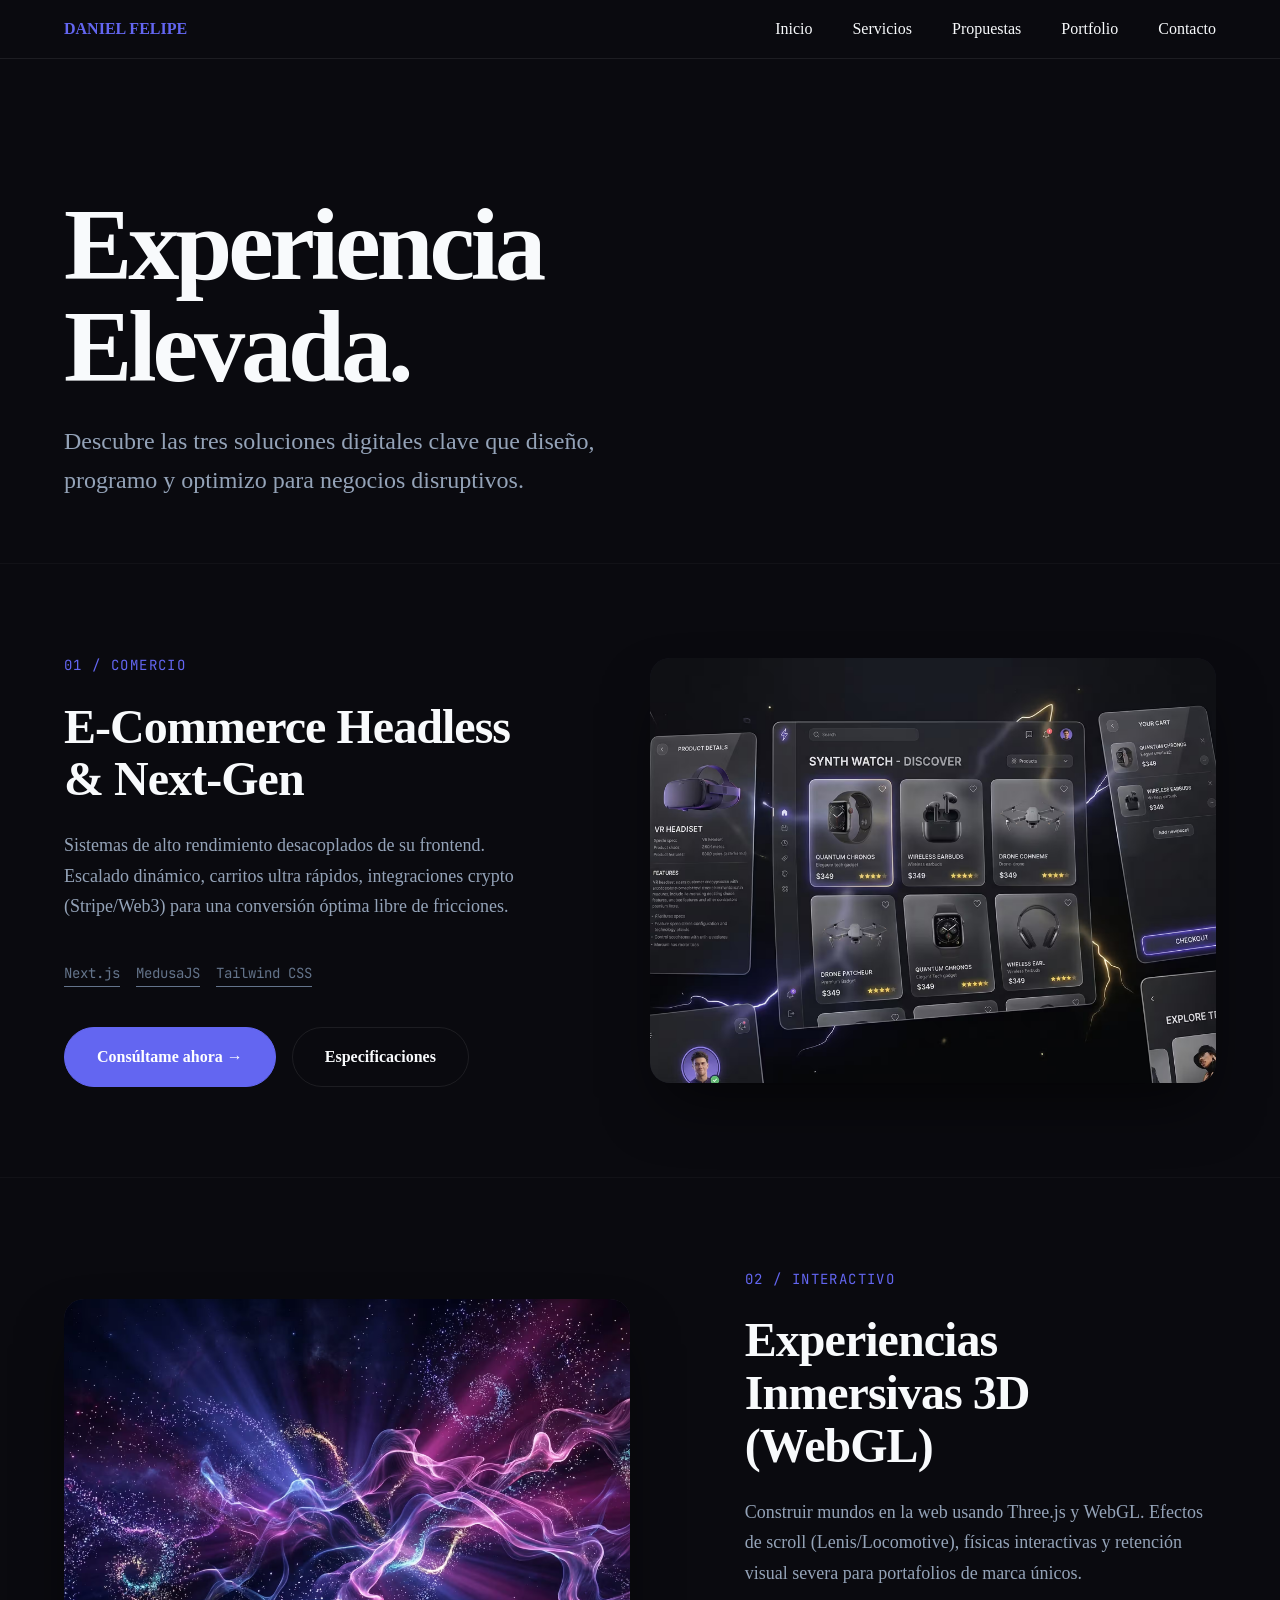
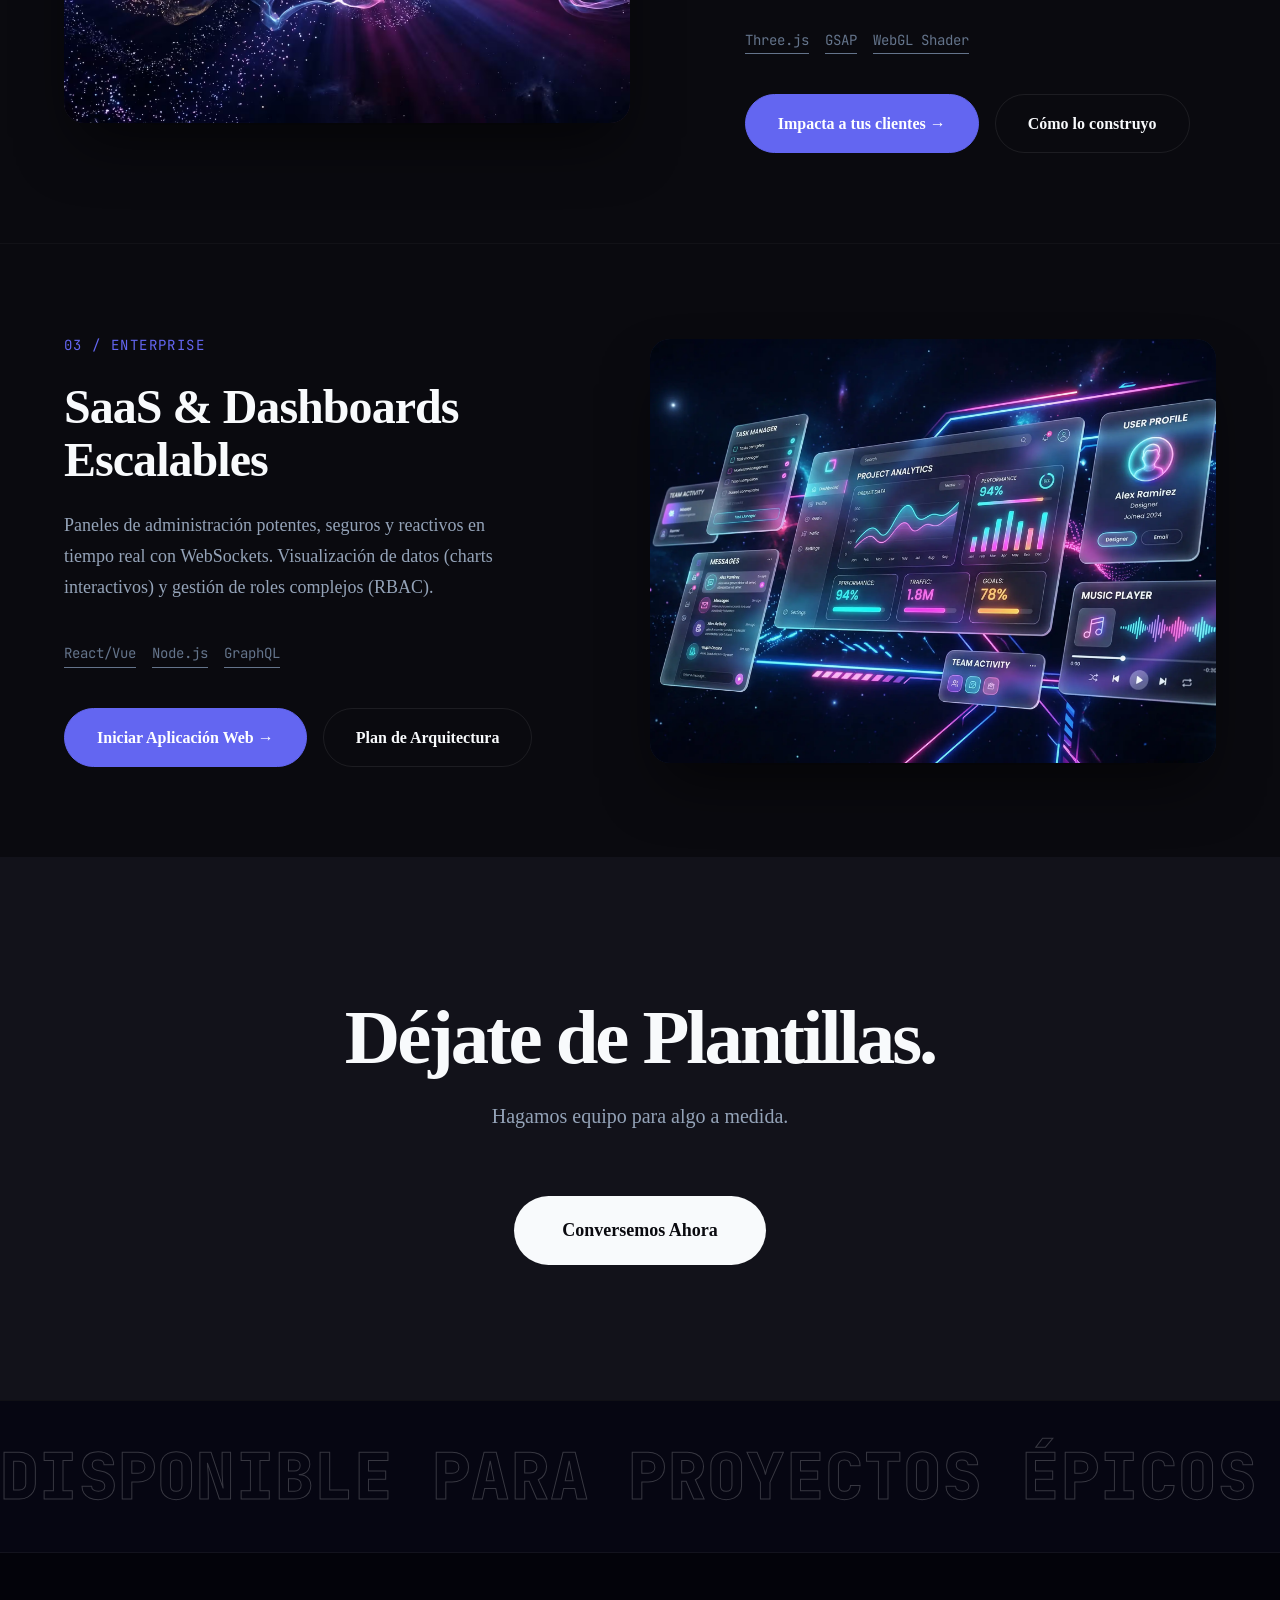
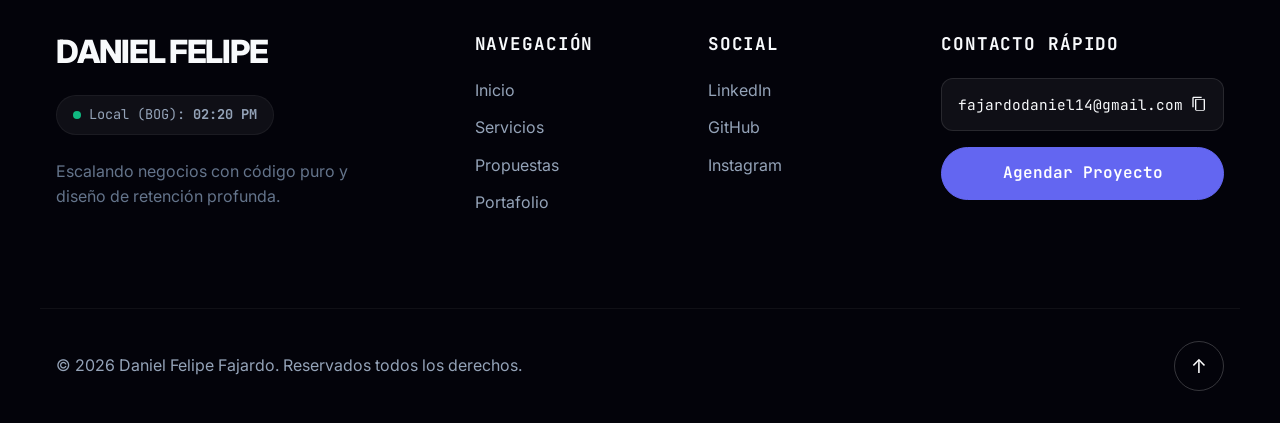
<file: propuestas.html>
<!DOCTYPE html>
<html lang="es">
<head>
  <meta charset="UTF-8">
  <meta name="viewport" content="width=device-width, initial-scale=1.0">
  <meta name="description" content="Propuestas de trabajo especializado - Daniel Felipe Fajardo">
  <title>Propuestas Especializadas | Daniel Felipe Fajardo</title>
  
  <link rel="preconnect" href="https://fonts.googleapis.com">
  <link rel="preconnect" href="https://fonts.gstatic.com" crossorigin>
  <link href="https://fonts.googleapis.com/css2?family=Inter:wght@400;500;600;700;800&family=JetBrains+Mono:wght@400;700&display=swap" rel="stylesheet">
  
  <link rel="stylesheet" href="assets/css/variables.css">
  <link rel="stylesheet" href="assets/css/base.css">
  <link rel="stylesheet" href="assets/css/utilities.css">
  <link rel="stylesheet" href="assets/Componentes/header/header.css">
  <link rel="stylesheet" href="assets/Componentes/propuestas/propuestas.css">
  <link rel="stylesheet" href="assets/Componentes/footer/footer.css">
</head>
<body class="theme-dark">
  <a href="#main-content" class="skip-link">Saltar al contenido principal</a>

  <header class="header" role="banner">
    <div class="container header__container">
      <h1 class="header__logo">DANIEL FELIPE</h1>
      <button class="header__toggle" aria-expanded="false" aria-controls="header-nav" aria-label="Alternar menú">
        <span class="header__toggle-icon"></span>
      </button>
      <nav class="header__nav" role="navigation" id="header-nav">
        <ul class="header__menu">
          <li class="header__menu-item"><a href="index.html" class="header__link">Inicio</a></li>
          <li class="header__menu-item"><a href="servicios.html" class="header__link">Servicios</a></li>
          <li class="header__menu-item"><a href="propuestas.html" class="header__link" aria-current="page">Propuestas</a></li>
          <li class="header__menu-item"><a href="portafolio.html" class="header__link">Portfolio</a></li>
          <li class="header__menu-item"><a href="contacto.html" class="header__link">Contacto</a></li>
        </ul>
      </nav>
    </div>
  </header>

  <main id="main-content">
    <!-- Hero Especializado -->
    <section class="propuestas-hero reveal">
      <div class="container xl">
        <h1 class="massive-title">Experiencia <br> Elevada.</h1>
        <p class="hero-subtitle">Descubre las tres soluciones digitales clave que diseño, programo y optimizo para negocios disruptivos.</p>
      </div>
    </section>

    <!-- Propuesta 1: E-commerce -->
    <section class="propuesta-section reveal">
      <div class="container xl">
        <div class="propuesta-layout">
          <!-- Text -->
          <div class="propuesta-content">
            <span class="propuesta-id">01 / Comercio</span>
            <h2>E-Commerce Headless & Next-Gen</h2>
            <p>Sistemas de alto rendimiento desacoplados de su frontend. Escalado dinámico, carritos ultra rápidos, integraciones crypto (Stripe/Web3) para una conversión óptima libre de fricciones.</p>
            <ul class="tech-list">
              <li>Next.js</li><li>MedusaJS</li><li>Tailwind CSS</li>
            </ul>
            <div class="propuesta-actions">
              <a href="contacto.html?service=ecommerce" class="btn btn-primary">Consúltame ahora →</a>
              <a href="servicios.html#ecommerce" class="btn btn-secondary">Especificaciones</a>
            </div>
          </div>
          <!-- Image -->
          <div class="propuesta-visual">
            <div class="visual-wrapper" style="padding:0;">
              <picture style="width:100%; height:100%; border-radius:inherit;">
                <source srcset="assets/imagenes/ecommerce-mockup.avif" type="image/avif">
                <source srcset="assets/imagenes/ecommerce-mockup.webp" type="image/webp">
                <img src="assets/imagenes/ecommerce-mockup.webp" alt="High-End E-Commerce Mockup" style="width:100%; height:100%; object-fit:cover; border-radius:inherit;" loading="lazy" decoding="async">
              </picture>
            </div>
          </div>
        </div>
      </div>
    </section>

    <!-- Propuesta 2: WebGL (Zig-Zag) -->
    <section class="propuesta-section reveal inverted">
      <div class="container xl">
        <div class="propuesta-layout">
          <div class="propuesta-visual">
            <div class="visual-wrapper accent" style="padding:0;">
              <picture style="width:100%; height:100%; border-radius:inherit;">
                <source srcset="assets/imagenes/Gemini_Generated_Image_9hbjlg9hbjlg9hbj.avif" type="image/avif">
                <source srcset="assets/imagenes/Gemini_Generated_Image_9hbjlg9hbjlg9hbj.webp" type="image/webp">
                <img src="assets/imagenes/Gemini_Generated_Image_9hbjlg9hbjlg9hbj.webp" alt="Experiencia Inmersiva WebGL" style="width:100%; height:100%; object-fit:cover; border-radius:inherit;" loading="lazy" decoding="async">
              </picture>
            </div>
          </div>
          <div class="propuesta-content">
            <span class="propuesta-id">02 / Interactivo</span>
            <h2>Experiencias Inmersivas 3D (WebGL)</h2>
            <p>Construir mundos en la web usando Three.js y WebGL. Efectos de scroll (Lenis/Locomotive), físicas interactivas y retención visual severa para portafolios de marca únicos.</p>
            <ul class="tech-list">
              <li>Three.js</li><li>GSAP</li><li>WebGL Shader</li>
            </ul>
            <div class="propuesta-actions">
              <a href="contacto.html?service=webgl" class="btn btn-primary">Impacta a tus clientes →</a>
              <a href="servicios.html#webgl" class="btn btn-secondary">Cómo lo construyo</a>
            </div>
          </div>
        </div>
      </div>
    </section>

    <!-- Propuesta 3: SaaS -->
    <section class="propuesta-section reveal">
      <div class="container xl">
        <div class="propuesta-layout">
          <div class="propuesta-content">
            <span class="propuesta-id">03 / Enterprise</span>
            <h2>SaaS & Dashboards Escalables</h2>
            <p>Paneles de administración potentes, seguros y reactivos en tiempo real con WebSockets. Visualización de datos (charts interactivos) y gestión de roles complejos (RBAC).</p>
            <ul class="tech-list">
              <li>React/Vue</li><li>Node.js</li><li>GraphQL</li>
            </ul>
            <div class="propuesta-actions">
              <a href="contacto.html?service=saas" class="btn btn-primary">Iniciar Aplicación Web →</a>
              <a href="servicios.html#saas" class="btn btn-secondary">Plan de Arquitectura</a>
            </div>
          </div>
          <div class="propuesta-visual">
            <div class="visual-wrapper tech" style="padding:0;">
              <picture style="width:100%; height:100%; border-radius:inherit;">
                <source srcset="assets/imagenes/Gemini_Generated_Image_9gkp5z9gkp5z9gkp (1).avif" type="image/avif">
                <source srcset="assets/imagenes/Gemini_Generated_Image_9gkp5z9gkp5z9gkp (1).webp" type="image/webp">
                <img src="assets/imagenes/Gemini_Generated_Image_9gkp5z9gkp5z9gkp (1).webp" alt="Dashboard SaaS Dark Mode" style="width:100%; height:100%; object-fit:cover; border-radius:inherit;" loading="lazy" decoding="async">
              </picture>
            </div>
          </div>
        </div>
      </div>
    </section>

    <!-- Final Huge CTA -->
    <section class="huge-cta reveal">
      <div class="container">
        <h2>Déjate de Plantillas.</h2>
        <p>Hagamos equipo para algo a medida.</p>
        <a href="contacto.html" class="btn btn-massive">Conversemos Ahora</a>
      </div>
    </section>
  </main>

  <!-- FOOTER GOD-TIER -->
  <footer class="footer-advanced">
    <div class="footer-marquee" aria-hidden="true">
      <div class="marquee-track">
        <span>DISPONIBLE PARA PROYECTOS ÉPICOS ✦ DANIEL FELIPE ✦ </span>
        <span>DISPONIBLE PARA PROYECTOS ÉPICOS ✦ DANIEL FELIPE ✦ </span>
      </div>
    </div>
    
    <div class="container xl footer-grid">
      <div class="footer-col brand-col">
        <h2 class="footer-logo">DANIEL FELIPE</h2>
        <div class="local-time-widget">
          <span class="pulse-dot"></span>
          <span>Local (BOG): <strong id="fw-time">--:--</strong></span>
        </div>
        <p class="footer-slogan">Escalando negocios con código puro y diseño de retención profunda.</p>
      </div>
      
      <div class="footer-col links-col">
        <h3>Navegación</h3>
        <ul>
          <li><a href="index.html" class="footer-link">Inicio</a></li>
          <li><a href="servicios.html" class="footer-link">Servicios</a></li>
          <li><a href="propuestas.html" class="footer-link">Propuestas</a></li>
          <li><a href="portafolio.html" class="footer-link">Portafolio</a></li>
        </ul>
      </div>

      <div class="footer-col social-col">
        <h3>Social</h3>
        <ul>
          <li><a href="#" target="_blank" rel="noopener noreferrer" class="footer-link">LinkedIn</a></li>
          <li><a href="#" target="_blank" rel="noopener noreferrer" class="footer-link">GitHub</a></li>
          <li><a href="#" target="_blank" rel="noopener noreferrer" class="footer-link">Instagram</a></li>
        </ul>
      </div>
      
      <div class="footer-col action-col">
        <h3>Contacto Rápido</h3>
        <button class="btn-copy-email" id="btn-copy-email" data-email="fajardodaniel14@gmail.com" aria-label="Copiar correo electrónico">
          <span id="copy-email-text">fajardodaniel14@gmail.com</span>
          <svg aria-hidden="true" viewBox="0 0 24 24" width="16" height="16" fill="currentColor" style="margin-left:8px;"><path d="M16 1H4C2.9 1 2 1.9 2 3v14h2V3h12V1zm3 4H8C6.9 4 6 4.9 6 6v14c0 1.1.9 2 2 2h11c1.1 0 2-.9 2-2V6c0-1.1-.9-2-2-2zm0 16H8V6h11v14z"/></svg>
        </button>
        <a href="contacto.html" class="btn btn-primary" style="margin-top: 1rem; width: 100%; border-radius: 50px; text-align: center; padding:0.8rem; font-weight:600; font-family:var(--font-family-mono); box-sizing:border-box; display:block;">Agendar Proyecto</a>
      </div>
    </div>
    
    <div class="footer-bottom container xl">
      <p>&copy; 2026 Daniel Felipe Fajardo. Reservados todos los derechos.</p>
      <button class="back-to-top" id="back-to-top" aria-label="Volver arriba">↑</button>
    </div>
  </footer>

  <script src="assets/js/main.js" defer></script>
</body>
</html>
</file>
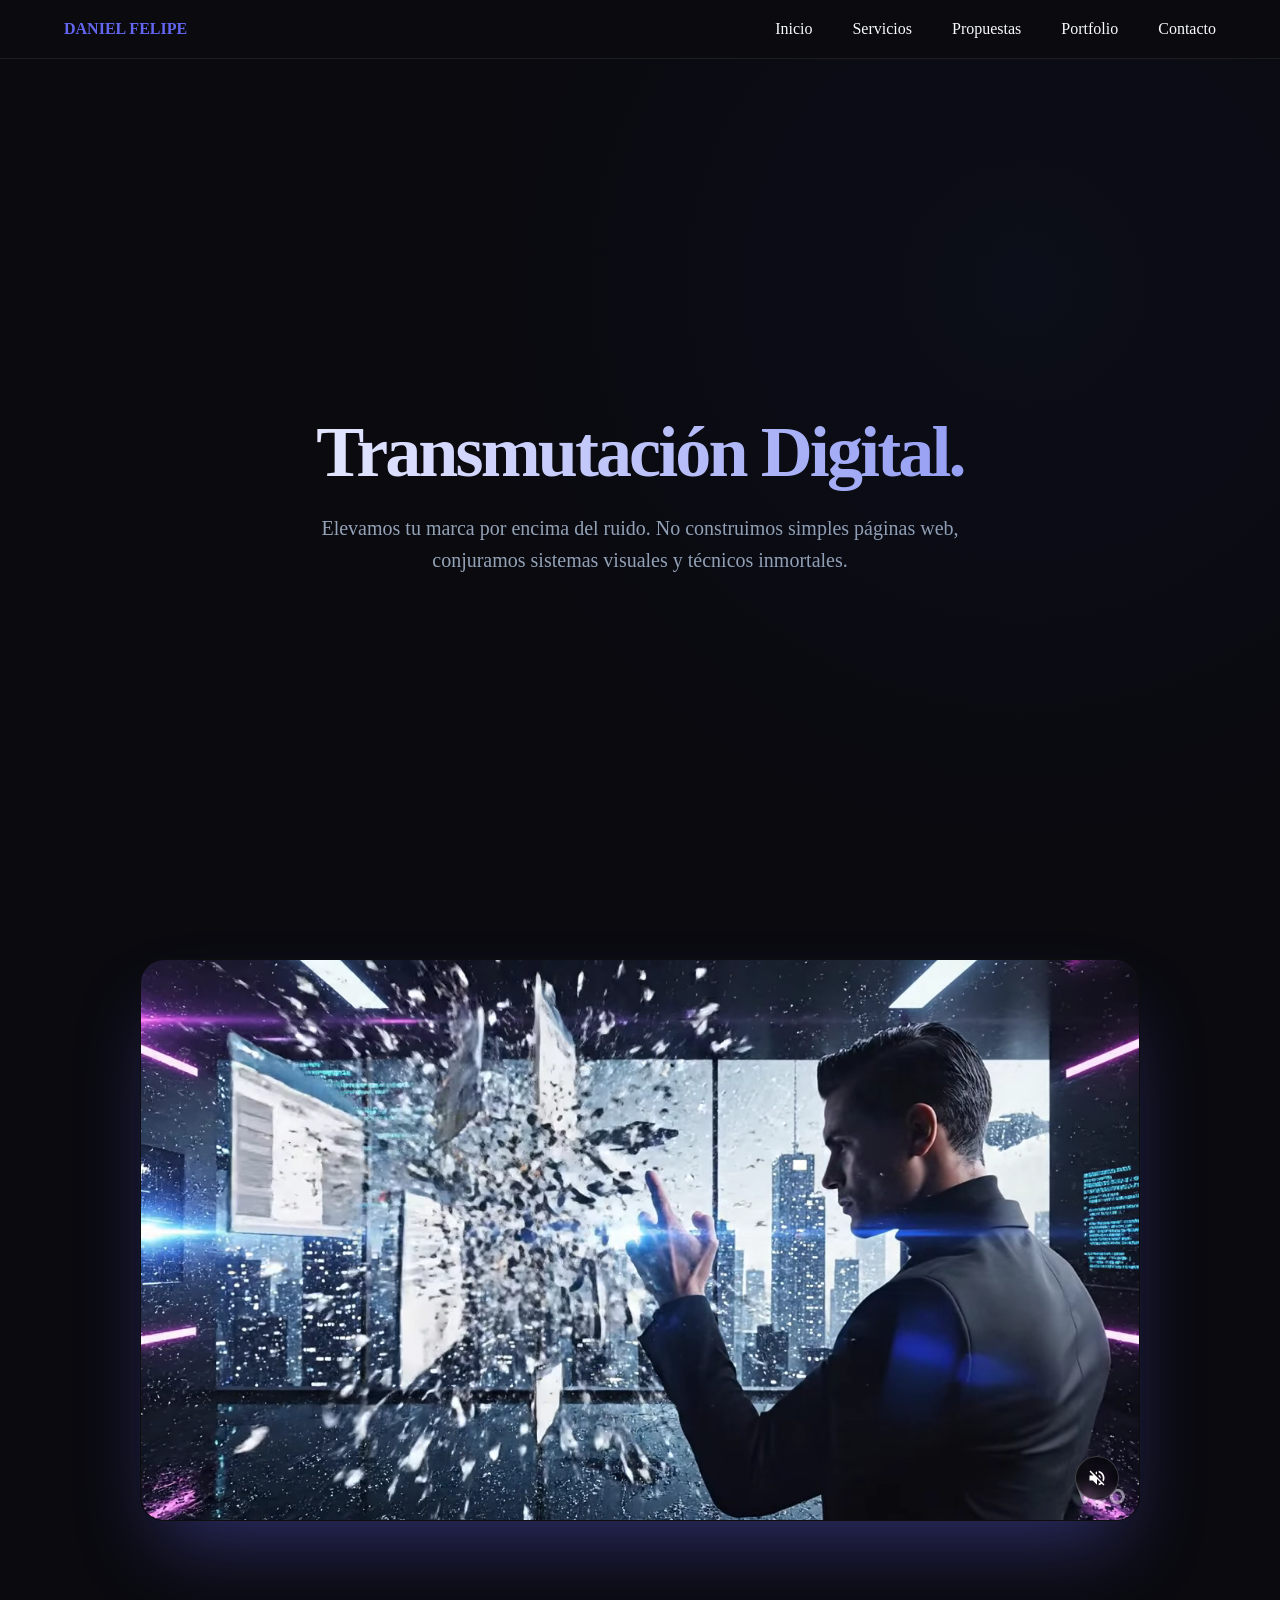
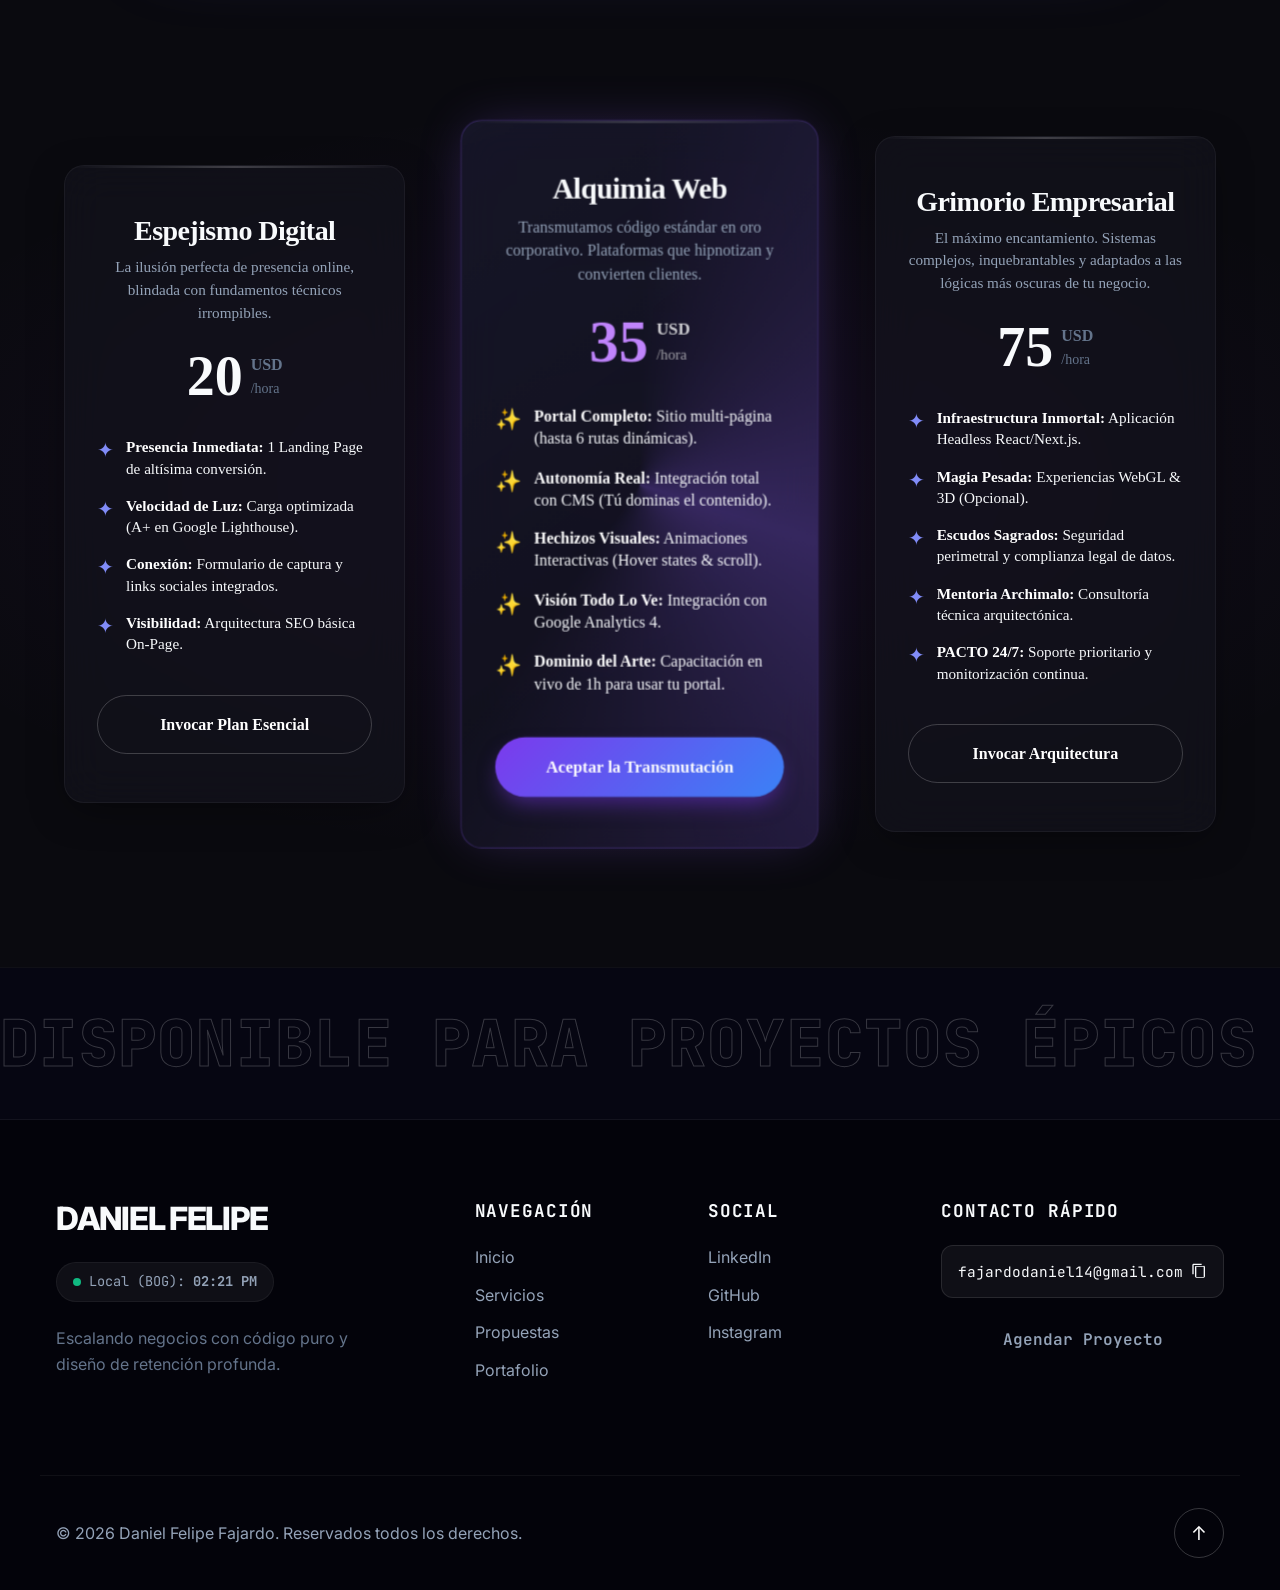
<file: servicios.html>
<!DOCTYPE html>
<html lang="es">
<head>
  <meta charset="UTF-8">
  <meta name="viewport" content="width=device-width, initial-scale=1.0">
  <meta name="description" content="Servicios Mágicos de desarrollo web premium de Daniel Felipe Fajardo">
  <title>Grimorio de Servicios | Daniel Felipe</title>
  
  <link rel="preconnect" href="https://fonts.googleapis.com">
  <link rel="preconnect" href="https://fonts.gstatic.com" crossorigin>
  <link href="https://fonts.googleapis.com/css2?family=Inter:wght@400;500;600;700;800&family=JetBrains+Mono:wght@400;700&display=swap" rel="stylesheet">
  
  <link rel="stylesheet" href="assets/css/variables.css">
  <link rel="stylesheet" href="assets/css/base.css">
  <link rel="stylesheet" href="assets/css/utilities.css">
  <link rel="stylesheet" href="assets/Componentes/header/header.css">
  <link rel="stylesheet" href="assets/Componentes/hero/hero.css">
  <!-- CSS Nuevo Opcional para Mágico -->
  <link rel="stylesheet" href="assets/Componentes/pricing-card/pricing-card-magic.css">
  <link rel="stylesheet" href="assets/Componentes/footer/footer.css">
</head>
<body class="theme-dark">
  <a href="#main-content" class="skip-link">Saltar al contenido principal</a>

  <!-- Header -->
  <header class="header" role="banner">
    <div class="container header__container">
      <h1 class="header__logo">DANIEL FELIPE</h1>
      
      <button class="header__toggle" aria-expanded="false" aria-controls="header-nav">
        <span class="header__toggle-icon"></span>
      </button>
      
      <nav class="header__nav" role="navigation" id="header-nav">
        <ul class="header__menu">
          <li class="header__menu-item"><a href="index.html" class="header__link">Inicio</a></li>
          <li class="header__menu-item"><a href="servicios.html" class="header__link" aria-current="page">Servicios</a></li>
          <li class="header__menu-item"><a href="propuestas.html" class="header__link">Propuestas</a></li>
          <li class="header__menu-item"><a href="portafolio.html" class="header__link">Portfolio</a></li>
          <li class="header__menu-item"><a href="contacto.html" class="header__link">Contacto</a></li>
        </ul>
      </nav>
    </div>
  </header>

  <!-- Main Content -->
  <main id="main-content">
    
    <!-- Hero Mágico -->
    <section class="hero" aria-labelledby="hero-title" style="background:var(--color-bg-base); padding:8rem 0 4rem; position:relative; z-index:2;">
      <div class="container xl">
        <h1 id="hero-title" class="pricing-magical-title reveal">Transmutación Digital.</h1>
        <p class="pricing-magical-subtitle reveal" style="transition-delay:0.1s;">Elevamos tu marca por encima del ruido. No construimos simples páginas web, conjuramos sistemas visuales y técnicos inmortales.</p>
      </div>
    </section>

    <!-- Commercial Ad Video Container -->
    <section class="commercial-ad reveal" style="background:var(--color-bg-base); padding-bottom: 5rem; position:relative; z-index:2;">
      <div class="container">
        <div class="video-container" style="max-width: 1000px; width: 100%; margin: 0 auto; border-radius: 24px; overflow: hidden; box-shadow: 0 40px 80px -20px rgba(99, 102, 241, 0.4); border: 1px solid rgba(255,255,255,0.05); position: relative; aspect-ratio: 16/9; background: #000;">
          <video id="comercial-servicios-video" class="lazy-video" preload="none" muted loop playsinline style="width: 100%; height: 100%; object-fit: cover; position: relative; z-index: 1;">
            <source src="assets/videos/comercial-servicios.webm" type="video/webm">
            <source src="assets/videos/comercial-servicios.mp4" type="video/mp4">
          </video>
          <button id="services-sound-toggle" class="sound-toggle-btn" aria-label="Activar Sonido" style="position: absolute; bottom: 20px; right: 20px; background: rgba(0,0,0,0.6); border: 1px solid rgba(255,255,255,0.2); color: white; width: 44px; height: 44px; border-radius: 50%; z-index: 10; cursor: pointer; display: flex; align-items: center; justify-content: center; backdrop-filter: blur(4px); transition: all 0.3s ease;">
            <svg id="services-icon-muted" viewBox="0 0 24 24" width="20" height="20" fill="currentColor">
              <path d="M16.5 12c0-1.77-1.02-3.29-2.5-4.03v2.21l2.45 2.45c.03-.2.05-.41.05-.63zm2.5 0c0 .94-.2 1.82-.54 2.64l1.51 1.51C20.63 14.91 21 13.5 21 12c0-4.28-2.99-7.86-7-8.77v2.06c2.89.86 5 3.54 5 6.71zM4.27 3L3 4.27 7.73 9H3v6h4l5 5v-6.73l4.25 4.25c-.67.52-1.42.93-2.25 1.18v2.06c1.38-.31 2.63-.95 3.69-1.81L19.73 21 21 19.73l-9-9L4.27 3zM12 4L9.91 6.09 12 8.18V4z"/>
            </svg>
            <svg id="services-icon-unmuted" viewBox="0 0 24 24" width="20" height="20" fill="currentColor" style="display:none;">
              <path d="M3 9v6h4l5 5V4L7 9H3zm13.5 3c0-1.77-1.02-3.29-2.5-4.03v8.05c1.48-.73 2.5-2.25 2.5-4.02zM14 3.23v2.06c2.89.86 5 3.54 5 6.71s-2.11 5.85-5 6.71v2.06c4.01-.91 7-4.49 7-8.77s-2.99-7.86-7-8.77z"/>
            </svg>
          </button>
        </div>
      </div>
    </section>

    <!-- Paquetes de Servicio (Realismo Mágico) -->
    <section class="magical-pricing-section">
      <div class="magic-fog"></div>
      <div class="container xl">
        
        <div class="pricing-grid-magic">
          
          <!-- Spell 1 -->
          <article class="spell-card reveal" style="transition-delay:0.2s;">
            <header class="spell-header">
              <h3 class="spell-name">Espejismo Digital</h3>
              <p class="spell-desc">La ilusión perfecta de presencia online, blindada con fundamentos técnicos irrompibles.</p>
              <div class="spell-price">
                <span class="spell-amount">20</span>
                <div class="spell-currency">
                  <span class="spell-currency-symbol">USD</span>
                  <span class="spell-period">/hora</span>
                </div>
              </div>
            </header>
            
            <ul class="spell-features">
              <li class="spell-feature">
                <span class="spell-icon">✦</span> <span><strong>Presencia Inmediata:</strong> 1 Landing Page de altísima conversión.</span>
              </li>
              <li class="spell-feature">
                <span class="spell-icon">✦</span> <span><strong>Velocidad de Luz:</strong> Carga optimizada (A+ en Google Lighthouse).</span>
              </li>
              <li class="spell-feature">
                <span class="spell-icon">✦</span> <span><strong>Conexión:</strong> Formulario de captura y links sociales integrados.</span>
              </li>
              <li class="spell-feature">
                <span class="spell-icon">✦</span> <span><strong>Visibilidad:</strong> Arquitectura SEO básica On-Page.</span>
              </li>
            </ul>
            
            <a href="contacto.html?service=basic" class="btn-magical btn-crystal">Invocar Plan Esencial</a>
          </article>

          <!-- Spell 2 - Master -->
          <article class="spell-card master-spell reveal" style="transition-delay:0.4s;">
            <header class="spell-header">
              <h3 class="spell-name">Alquimia Web</h3>
              <p class="spell-desc">Transmutamos código estándar en oro corporativo. Plataformas que hipnotizan y convierten clientes.</p>
              <div class="spell-price">
                <span class="spell-amount" style="color:#c084fc;">35</span>
                <div class="spell-currency">
                  <span class="spell-currency-symbol" style="color:rgba(255,255,255,0.8);">USD</span>
                  <span class="spell-period" style="color:rgba(255,255,255,0.6);">/hora</span>
                </div>
              </div>
            </header>
            
            <ul class="spell-features">
              <li class="spell-feature">
                <span class="spell-icon">✨</span> <span><strong>Portal Completo:</strong> Sitio multi-página (hasta 6 rutas dinámicas).</span>
              </li>
              <li class="spell-feature">
                <span class="spell-icon">✨</span> <span><strong>Autonomía Real:</strong> Integración total con CMS (Tú dominas el contenido).</span>
              </li>
              <li class="spell-feature">
                <span class="spell-icon">✨</span> <span><strong>Hechizos Visuales:</strong> Animaciones Interactivas (Hover states & scroll).</span>
              </li>
              <li class="spell-feature">
                <span class="spell-icon">✨</span> <span><strong>Visión Todo Lo Ve:</strong> Integración con Google Analytics 4.</span>
              </li>
              <li class="spell-feature">
                <span class="spell-icon">✨</span> <span><strong>Dominio del Arte:</strong> Capacitación en vivo de 1h para usar tu portal.</span>
              </li>
            </ul>
            
            <a href="contacto.html?service=pro" class="btn-magical btn-alchemy">Aceptar la Transmutación</a>
          </article>

          <!-- Spell 3 -->
          <article class="spell-card reveal" style="transition-delay:0.3s;">
            <header class="spell-header">
              <h3 class="spell-name">Grimorio Empresarial</h3>
              <p class="spell-desc">El máximo encantamiento. Sistemas complejos, inquebrantables y adaptados a las lógicas más oscuras de tu negocio.</p>
              <div class="spell-price">
                <span class="spell-amount">75</span>
                <div class="spell-currency">
                  <span class="spell-currency-symbol">USD</span>
                  <span class="spell-period">/hora</span>
                </div>
              </div>
            </header>
            
            <ul class="spell-features">
              <li class="spell-feature">
                <span class="spell-icon">✦</span> <span><strong>Infraestructura Inmortal:</strong> Aplicación Headless React/Next.js.</span>
              </li>
              <li class="spell-feature">
                <span class="spell-icon">✦</span> <span><strong>Magia Pesada:</strong> Experiencias WebGL & 3D (Opcional).</span>
              </li>
              <li class="spell-feature">
                <span class="spell-icon">✦</span> <span><strong>Escudos Sagrados:</strong> Seguridad perimetral y complianza legal de datos.</span>
              </li>
              <li class="spell-feature">
                <span class="spell-icon">✦</span> <span><strong>Mentoria Archimalo:</strong> Consultoría técnica arquitectónica.</span>
              </li>
              <li class="spell-feature">
                <span class="spell-icon">✦</span> <span><strong>PACTO 24/7:</strong> Soporte prioritario y monitorización continua.</span>
              </li>
            </ul>
            
            <a href="contacto.html?service=enterprise" class="btn-magical btn-crystal">Invocar Arquitectura</a>
          </article>

        </div>
      </div>
    </section>

  </main>

  <!-- Footer -->
  <!-- FOOTER GOD-TIER -->
  <footer class="footer-advanced">
    <div class="footer-marquee" aria-hidden="true">
      <div class="marquee-track">
        <span>DISPONIBLE PARA PROYECTOS ÉPICOS ✦ DANIEL FELIPE ✦ </span>
        <span>DISPONIBLE PARA PROYECTOS ÉPICOS ✦ DANIEL FELIPE ✦ </span>
      </div>
    </div>
    
    <div class="container xl footer-grid">
      <div class="footer-col brand-col">
        <h2 class="footer-logo">DANIEL FELIPE</h2>
        <div class="local-time-widget">
          <span class="pulse-dot"></span>
          <span>Local (BOG): <strong id="fw-time">--:--</strong></span>
        </div>
        <p class="footer-slogan">Escalando negocios con código puro y diseño de retención profunda.</p>
      </div>
      
      <div class="footer-col links-col">
        <h3>Navegación</h3>
        <ul>
          <li><a href="index.html" class="footer-link">Inicio</a></li>
          <li><a href="servicios.html" class="footer-link">Servicios</a></li>
          <li><a href="propuestas.html" class="footer-link">Propuestas</a></li>
          <li><a href="portafolio.html" class="footer-link">Portafolio</a></li>
        </ul>
      </div>

      <div class="footer-col social-col">
        <h3>Social</h3>
        <ul>
          <li><a href="#" target="_blank" rel="noopener noreferrer" class="footer-link">LinkedIn</a></li>
          <li><a href="#" target="_blank" rel="noopener noreferrer" class="footer-link">GitHub</a></li>
          <li><a href="#" target="_blank" rel="noopener noreferrer" class="footer-link">Instagram</a></li>
        </ul>
      </div>
      
      <div class="footer-col action-col">
        <h3>Contacto Rápido</h3>
        <button class="btn-copy-email" id="btn-copy-email" data-email="fajardodaniel14@gmail.com" aria-label="Copiar correo electrónico">
          <span id="copy-email-text">fajardodaniel14@gmail.com</span>
          <svg aria-hidden="true" viewBox="0 0 24 24" width="16" height="16" fill="currentColor" style="margin-left:8px;"><path d="M16 1H4C2.9 1 2 1.9 2 3v14h2V3h12V1zm3 4H8C6.9 4 6 4.9 6 6v14c0 1.1.9 2 2 2h11c1.1 0 2-.9 2-2V6c0-1.1-.9-2-2-2zm0 16H8V6h11v14z"/></svg>
        </button>
        <a href="contacto.html" class="btn btn-primary" style="margin-top: 1rem; width: 100%; border-radius: 50px; text-align: center; padding:0.8rem; font-weight:600; font-family:var(--font-family-mono); box-sizing:border-box; display:block;">Agendar Proyecto</a>
      </div>
    </div>
    
    <div class="footer-bottom container xl">
      <p>&copy; 2026 Daniel Felipe Fajardo. Reservados todos los derechos.</p>
      <button class="back-to-top" id="back-to-top" aria-label="Volver arriba">↑</button>
    </div>
  </footer>

  <!-- JavaScript -->
  <script src="assets/js/main.js" defer></script>
</body>
</html>
</file>
<file: assets/css/variables.css>
:root {
  /* Premium Dark Tech Palette */
  --color-bg-base: #0a0a0f;
  --color-bg-surface: #12121a;
  --color-bg-surface-glass: rgba(18, 18, 26, 0.65);
  
  --color-primary: #6366f1; /* Indigo */
  --color-primary-light: #818cf8;
  --color-primary-dark: #4f46e5;
  --color-primary-glow: rgba(99, 102, 241, 0.4);
  
  --color-secondary: #ec4899; /* Pink */
  --color-secondary-light: #f472b6;
  --color-secondary-glow: rgba(236, 72, 153, 0.4);
  
  --color-tertiary: #14b8a6; /* Teal */
  
  /* Text */
  --color-text-primary: #f8fafc;
  --color-text-secondary: #94a3b8;
  --color-text-muted: #64748b;
  
  /* Borders & Dividers */
  --color-border: rgba(255, 255, 255, 0.08);
  --color-border-hover: rgba(255, 255, 255, 0.15);
  --color-border-glow: rgba(99, 102, 241, 0.5);
  
  /* Legacy mapping bindings for compatibility with other pages if any (since we are touching global variables) */
  --color-text: var(--color-text-primary);
  --color-text-light: var(--color-text-secondary);
  --color-background: var(--color-bg-base);
  
  /* Typography */
  --font-family-sans: 'Inter', system-ui, -apple-system, sans-serif;
  --font-family-mono: 'JetBrains Mono', monospace;
  
  --font-weight-regular: 400;
  --font-weight-medium: 500;
  --font-weight-semibold: 600;
  --font-weight-bold: 700;
  
  /* Spacing */
  --spacing-xs: 0.5rem;
  --spacing-sm: 1rem;
  --spacing-md: 1.5rem;
  --spacing-lg: 2.5rem;
  --spacing-xl: 4rem;
  --spacing-2xl: 6rem;
  
  /* Sizes */
  --radius-sm: 0.5rem;
  --radius-md: 1rem;
  --radius-lg: 1.5rem;
  --radius-full: 9999px;
  
  /* Z-index */
  --z-base: 1;
  --z-header: 100;
  --z-modal: 1000;

  /* Transitions */
  --transition-fast: 0.15s ease;
  --transition-normal: 0.3s ease;
  --transition-slow: 0.5s ease;
  
  /* Shadows */
  --shadow-sm: 0 1px 2px 0 rgba(0, 0, 0, 0.05);
  --shadow-md: 0 4px 6px -1px rgba(0, 0, 0, 0.3), 0 2px 4px -1px rgba(0, 0, 0, 0.2);
  --shadow-lg: 0 10px 15px -3px rgba(0, 0, 0, 0.4), 0 4px 6px -2px rgba(0, 0, 0, 0.2);
  --shadow-glow: 0 0 20px var(--color-primary-glow);
}

/* Base resets & styles integration */
body {
  font-family: var(--font-family-sans);
  background-color: var(--color-bg-base);
  color: var(--color-text-primary);
  line-height: 1.6;
  -webkit-font-smoothing: antialiased;
}
</file>
<file: assets/css/base.css>
*,::after,::before{box-sizing:border-box;margin:0;padding:0}html{font-size:16px;scroll-behavior:smooth}body{font-family:var(--font-family);font-size:var(--font-size-base);line-height:1.6;color:var(--color-text);background-color:var(--color-background);-webkit-font-smoothing:antialiased;-moz-osx-font-smoothing:grayscale}img{max-width:100%;height:auto;display:block}a{text-decoration:none;color:inherit}ol,ul{list-style:none}button{font-family:inherit;cursor:pointer;border:none;background:0 0}h1,h2,h3,h4,h5,h6{line-height:1.2;font-weight:700}.skip-link{position:absolute;top:-40px;left:0;background:var(--color-primary);color:#fff;padding:var(--spacing-xs) var(--spacing-sm);z-index:100;transition:top .3s}.skip-link:focus{top:0}
</file>
<file: assets/css/utilities.css>
.container{width:100%;max-width:1200px;margin:0 auto;padding:0 var(--spacing-md)}.grid{display:grid;gap:var(--spacing-md)}.grid--3-cols{grid-template-columns:repeat(3,1fr)}.grid--2-cols{grid-template-columns:repeat(2,1fr)}.flex{display:flex}.flex--center{align-items:center;justify-content:center}.flex--between{align-items:center;justify-content:space-between}.mt-1{margin-top:var(--spacing-xs)}.mt-2{margin-top:var(--spacing-sm)}.mt-3{margin-top:var(--spacing-md)}.mb-1{margin-bottom:var(--spacing-xs)}.mb-2{margin-bottom:var(--spacing-sm)}.mb-3{margin-bottom:var(--spacing-md)}.p-1{padding:var(--spacing-xs)}.p-2{padding:var(--spacing-sm)}.p-3{padding:var(--spacing-md)}.text-center{text-align:center}.text-uppercase{text-transform:uppercase}.text-bold{font-weight:700}.sr-only{position:absolute;width:1px;height:1px;padding:0;margin:-1px;overflow:hidden;clip:rect(0,0,0,0);white-space:nowrap;border:0}
</file>
<file: assets/Componentes/header/header.css>
.header {
  position: sticky;
  top: 0;
  z-index: 1000;
  background-color: var(--color-background);
  border-bottom: 1px solid var(--color-border);
  padding: var(--spacing-sm) 0;
  transition: box-shadow var(--transition-fast);
}

.header--scrolled {
  box-shadow: var(--shadow-md);
}

.header__container {
  display: flex;
  justify-content: space-between;
  align-items: center;
  max-width: 1200px;
  margin: 0 auto;
  padding: 0 var(--spacing-md);
}

/* Logo */
.header__logo {
  font-size: var(--font-size-lg);
  font-weight: var(--font-weight-bold);
  color: var(--color-primary);
  text-decoration: none;
}

/* Navigation */
.header__nav {
  display: none; /* Mobile first: oculto por defecto */
}

/* ✅ CAMBIADO: header__menu (coincide con tu HTML) */
.header__menu {
  display: flex;
  gap: var(--spacing-lg);
  list-style: none;
  margin: 0;
  padding: 0;
}

/* ✅ CAMBIADO: header__link (coincide con tu HTML) */
.header__link {
  color: var(--color-text);
  text-decoration: none;
  font-weight: var(--font-weight-medium);
  transition: color var(--transition-fast);
}

.header__link:hover,
.header__link:focus {
  color: var(--color-primary);
}

.header__link:focus-visible {
  outline: 2px solid var(--color-primary);
  outline-offset: 4px;
}

/* Mobile Menu Toggle */
.header__toggle {
  display: block;
  background: none;
  border: none;
  padding: var(--spacing-xs);
  cursor: pointer;
  color: var(--color-text);
}

.header__toggle-icon {
  display: block;
  width: 24px;
  height: 2px;
  background-color: currentColor;
  position: relative;
}

.header__toggle-icon::before,
.header__toggle-icon::after {
  content: '';
  position: absolute;
  width: 100%;
  height: 2px;
  background-color: currentColor;
  left: 0;
}

.header__toggle-icon::before { top: -8px; }
.header__toggle-icon::after { top: 8px; }

/* Desktop styles */
@media (min-width: 768px) {
  .header__nav {
    display: block;
  }
  
  .header__toggle {
    display: none;
  }
}
/* ========================================
   MENÚ MÓVIL - ESTADOS
   ======================================== */

.header__nav--open {
  display: block;
  position: absolute;
  top: 100%;
  left: 0;
  right: 0;
  background: var(--color-background);
  border-bottom: 1px solid var(--color-border);
  padding: var(--spacing-md);
  box-shadow: var(--shadow-md);
}

.header__nav--open .header__menu {
  flex-direction: column;
  gap: var(--spacing-sm);
}

.header__nav--open .header__menu-item {
  width: 100%;
}

.header__nav--open .header__link {
  display: block;
  padding: var(--spacing-sm);
}

/* Animación del ícono hamburguesa */
.header__toggle[aria-expanded="true"] .header__toggle-icon {
  background-color: transparent;
}

.header__toggle[aria-expanded="true"] .header__toggle-icon::before {
  transform: rotate(45deg);
  top: 0;
}

.header__toggle[aria-expanded="true"] .header__toggle-icon::after {
  transform: rotate(-45deg);
  top: 0;
}
</file>
<file: assets/Componentes/about/about.css>
/* About Page (Dannaway Structure) CSS */
.about-hero {
  padding: clamp(6rem, 15vh, 10rem) 0 4rem;
  background-color: var(--color-bg-base);
  position: relative;
  overflow: hidden;
}

.about-grid {
  display: grid;
  grid-template-columns: 1fr;
  gap: var(--spacing-2xl);
  align-items: center;
}

@media (min-width: 992px) {
  .about-grid {
    grid-template-columns: 1fr 1fr;
    gap: 10%;
  }
}

/* Biografía / Info Izquierda */
.about-intro {
  display: flex;
  flex-direction: column;
}

.about-greeting {
  font-family: var(--font-family-mono);
  color: var(--color-primary-light);
  font-size: 1.125rem;
  margin-bottom: var(--spacing-sm);
  letter-spacing: 0.05em;
  text-transform: uppercase;
}

.about-title {
  font-size: clamp(3rem, 6vw, 5.5rem);
  font-weight: 800;
  line-height: 1;
  color: var(--color-text-primary);
  margin-bottom: var(--spacing-lg);
  letter-spacing: -0.04em;
}

.about-bio {
  font-size: 1.25rem;
  color: var(--color-text-secondary);
  line-height: 1.7;
  margin-bottom: var(--spacing-xl);
  max-width: 550px;
}

.about-actions {
  display: flex;
  gap: 1rem;
  flex-wrap: wrap;
}

/* Foto Derecha o Avatar Tecnológico Mágico */
.about-visual {
  position: relative;
  width: 100%;
  aspect-ratio: 1/1;
  display: flex;
  align-items: center;
  justify-content: center;
}

.about-avatar-container {
  position: relative;
  width: 80%;
  height: 80%;
  border-radius: 50%;
  /* Glowing magical border effect */
  background: radial-gradient(circle at center, rgba(79,70,229,0.1) 0%, transparent 70%);
  display: flex;
  align-items: center;
  justify-content: center;
}

/* Magic Ring Animation */
.magic-ring {
  position: absolute;
  top: 0;
  left: 0;
  width: 100%;
  height: 100%;
  border-radius: 50%;
  border: 1px solid rgba(79, 70, 229, 0.3);
  animation: pulse-ring 4s cubic-bezier(0.4, 0, 0.6, 1) infinite;
}

.magic-ring:nth-child(2) {
  animation-delay: 2s;
}

@keyframes pulse-ring {
  0% { transform: scale(0.8); opacity: 0.8; }
  100% { transform: scale(1.3); opacity: 0; }
}

/* Ethereal Orbs for environment */
.ethereal-orb {
  position: absolute;
  border-radius: 50%;
  filter: blur(80px);
  z-index: -1;
  opacity: 0.4;
  pointer-events: none;
}

.orb-1 {
  width: 400px;
  height: 400px;
  background: var(--color-primary);
  top: -100px;
  right: -100px;
  animation: float 20s ease-in-out infinite alternate;
}

.orb-2 {
  width: 300px;
  height: 300px;
  background: #9333ea;
  bottom: -50px;
  left: -50px;
  animation: float 15s ease-in-out infinite alternate-reverse;
}

@keyframes float {
  0% { transform: translate(0, 0); }
  100% { transform: translate(50px, 50px); }
}

.avatar-image {
  width: 100%;
  height: 100%;
  border-radius: 50%;
  object-fit: cover;
  position: relative;
  z-index: 2;
  box-shadow: 0 30px 60px -15px rgba(0,0,0,0.8);
  border: 4px solid var(--color-bg-base);
  transition: transform 0.5s ease;
}

.about-visual:hover .avatar-image {
  transform: scale(1.05);
}

/* Tech Stack Timeline (Dannaway clean style) */
.skills-section {
  padding: 4rem 0 8rem;
  background: var(--color-bg-base);
  position: relative;
  border-top: 1px solid rgba(255,255,255,0.05);
}

.skills-grid {
  display: grid;
  grid-template-columns: repeat(auto-fit, minmax(200px, 1fr));
  gap: var(--spacing-xl);
  margin-top: var(--spacing-2xl);
}

.skill-category h3 {
  font-family: var(--font-family-mono);
  color: var(--color-primary);
  font-size: 1rem;
  margin-bottom: var(--spacing-md);
  text-transform: uppercase;
  letter-spacing: 0.05em;
}

.skill-list {
  list-style: none;
  padding: 0;
  margin: 0;
}

.skill-list li {
  color: var(--color-text-primary);
  font-size: 1.125rem;
  padding: 0.5rem 0;
  border-bottom: 1px solid rgba(255,255,255,0.05);
  display: flex;
  justify-content: space-between;
}

.skill-list li span:last-child {
  color: var(--color-text-muted);
}
</file>
<file: assets/Componentes/about/about-interactive.css>
/* CSS Interactivo y Marketing Digital (About extensions) */

/* Gradient Text para Hooks de Marketing */
.gradient-text {
  background: linear-gradient(135deg, var(--color-primary-light), #ec4899);
  -webkit-background-clip: text;
  background-clip: text;
  -webkit-text-fill-color: transparent;
  display: inline-block;
  position: relative;
}

.gradient-text::after {
  content: '';
  position: absolute;
  bottom: -4px;
  left: 0;
  width: 100%;
  height: 4px;
  background: var(--color-primary-glow);
  filter: blur(4px);
  opacity: 0.6;
}

/* Social Proof Bar */
.social-proof-section {
  padding: 4rem 0;
  border-top: 1px solid rgba(255,255,255,0.05);
  border-bottom: 1px solid rgba(255,255,255,0.05);
  background: linear-gradient(to right, transparent, rgba(79, 70, 229, 0.03), transparent);
}

.metrics-grid {
  display: flex;
  flex-wrap: wrap;
  justify-content: space-around;
  gap: 2rem;
  text-align: center;
}

.metric-item {
  flex: 1;
  min-width: 250px;
}

.metric-number {
  font-size: 4rem;
  font-weight: 800;
  color: var(--color-text-primary);
  display: inline-block;
  font-family: var(--font-family-mono);
  letter-spacing: -0.05em;
  margin-bottom: 0.5rem;
}

.metric-percent {
  font-size: 2.5rem;
  font-weight: 700;
  color: var(--color-primary);
  vertical-align: super;
}

.metric-label {
  font-size: 1rem;
  color: var(--color-text-secondary);
  font-weight: 500;
  text-transform: uppercase;
  letter-spacing: 0.05em;
}

/* 3D Interactive Cards */
.skills-grid-interactive {
  display: grid;
  grid-template-columns: repeat(auto-fit, minmax(300px, 1fr));
  gap: var(--spacing-2xl);
  margin-top: 3rem;
  perspective: 1000px; /* Required for 3D */
}

.skill-card-3d {
  background: rgba(20, 20, 30, 0.4);
  backdrop-filter: blur(10px);
  border: 1px solid rgba(255,255,255,0.05);
  border-radius: 20px;
  padding: 2.5rem;
  transition: transform 0.1s ease-out, box-shadow 0.3s ease;
  transform-style: preserve-3d;
  cursor: crosshair;
}

.skill-card-3d:hover {
  box-shadow: 0 20px 40px -10px rgba(79, 70, 229, 0.3);
  border-color: rgba(79, 70, 229, 0.5);
}

.skill-card-inner {
  transform: translateZ(40px); /* Lifts the content off the card when tilted */
}

/* Magnetic Button Base Classes */
.btn-magnetic {
  display: inline-block;
  position: relative;
  /* Will be controlled via JS for transform */
  transition: transform 0.2s cubic-bezier(0.1, 1, 0.2, 1); 
}

/* Lead Gen Funnel Bottom Section */
.lead-gen-section {
  padding: 8rem 0;
  background: radial-gradient(ellipse at center, rgba(79, 70, 229, 0.1) 0%, transparent 60%);
}

.lead-gen-title {
  font-size: clamp(2.5rem, 5vw, 4.5rem);
  font-weight: 800;
  letter-spacing: -0.03em;
  margin-bottom: 1.5rem;
  color: var(--color-text-primary);
}

.lead-gen-subtitle {
  font-size: 1.25rem;
  color: var(--color-text-secondary);
  max-width: 800px;
  margin: 0 auto 3rem;
  line-height: 1.6;
}

.style-huge {
  font-size: 1.25rem;
  padding: 1.25rem 3rem;
  display: inline-block;
}
</file>
<file: assets/Componentes/footer/footer.css>
/* Footer God-Tier (Adham Dannaway & Dark Tech Inspiration) */
.footer-advanced {
  background-color: #03030a; /* Ultra dark */
  color: var(--color-text-secondary);
  border-top: 1px solid rgba(255, 255, 255, 0.05);
  position: relative;
  overflow: hidden;
  font-family: var(--font-family-sans);
}

/* 1. Marquee Infinito */
.footer-marquee {
  width: 100vw;
  border-bottom: 1px solid rgba(255,255,255,0.05);
  padding: 1.5rem 0;
  display: flex;
  overflow: hidden;
  background: rgba(99, 102, 241, 0.03); /* Subtle indigo tint */
}

.marquee-track {
  display: flex;
  white-space: nowrap;
  animation: marquee-scroll 25s linear infinite;
}

.marquee-track span {
  font-family: var(--font-family-mono);
  font-size: clamp(2rem, 5vw, 4rem);
  font-weight: 800;
  color: transparent;
  -webkit-text-stroke: 1px rgba(255,255,255,0.2);
  text-transform: uppercase;
  padding-right: 2rem;
  letter-spacing: 0.02em;
}

.marquee-track span:hover {
  -webkit-text-stroke: 1px var(--color-primary-light);
  color: rgba(99, 102, 241, 0.1);
  cursor: default;
}

@keyframes marquee-scroll {
  0% { transform: translateX(0); }
  100% { transform: translateX(-50%); }
}

/* 2. Grid Asimétrico Principal */
.footer-grid {
  display: grid;
  grid-template-columns: 1fr;
  gap: 3rem;
  padding: 5rem 1rem;
}

@media (min-width: 768px) {
  .footer-grid {
    grid-template-columns: 2fr 1fr 1fr 1.5fr;
  }
}

/* Columnas Individuales */
.footer-col h3 {
  font-family: var(--font-family-mono);
  color: var(--color-text-primary);
  font-size: 1.1rem;
  margin-bottom: 1.5rem;
  text-transform: uppercase;
  letter-spacing: 0.05em;
}

.footer-col ul {
  list-style: none;
  padding: 0;
  margin: 0;
}

.footer-col ul li {
  margin-bottom: 0.75rem;
}

.footer-link {
  color: var(--color-text-secondary);
  text-decoration: none;
  transition: all 0.3s ease;
  position: relative;
  display: inline-block;
}

.footer-link::after {
  content: '';
  position: absolute;
  width: 100%;
  transform: scaleX(0);
  height: 1px;
  bottom: 0;
  left: 0;
  background-color: var(--color-primary-light);
  transform-origin: bottom right;
  transition: transform 0.3s cubic-bezier(0.86, 0, 0.07, 1);
}

.footer-link:hover {
  color: white;
}

.footer-link:hover::after {
  transform: scaleX(1);
  transform-origin: bottom left;
}

/* Brand Column (Logo & Time) */
.footer-logo {
  font-size: 2rem;
  font-weight: 800;
  color: var(--color-text-primary);
  margin-bottom: 1.5rem;
  letter-spacing: -0.04em;
}

.local-time-widget {
  display: inline-flex;
  align-items: center;
  gap: 0.5rem;
  background: rgba(255,255,255,0.05);
  padding: 0.5rem 1rem;
  border-radius: var(--radius-full);
  font-family: var(--font-family-mono);
  font-size: 0.85rem;
  margin-bottom: 1.5rem;
  border: 1px solid rgba(255,255,255,0.05);
}

.pulse-dot {
  width: 8px;
  height: 8px;
  background-color: #10b981; /* Success Green */
  border-radius: 50%;
  box-shadow: 0 0 0 0 rgba(16, 185, 129, 0.7);
  animation: pulse-green 2s infinite;
}

@keyframes pulse-green {
  0% { transform: scale(0.95); box-shadow: 0 0 0 0 rgba(16, 185, 129, 0.7); }
  70% { transform: scale(1); box-shadow: 0 0 0 6px rgba(16, 185, 129, 0); }
  100% { transform: scale(0.95); box-shadow: 0 0 0 0 rgba(16, 185, 129, 0); }
}

.footer-slogan {
  color: var(--color-text-muted);
  line-height: 1.6;
  max-width: 300px;
}

/* Copiar Email Buton */
.btn-copy-email {
  background: rgba(255,255,255,0.05);
  border: 1px solid rgba(255,255,255,0.1);
  color: var(--color-text-primary);
  display: flex;
  align-items: center;
  justify-content: space-between;
  padding: 1rem;
  border-radius: 12px;
  width: 100%;
  cursor: pointer;
  transition: all 0.3s ease;
  font-family: var(--font-family-mono);
  font-size: 0.9rem;
}

.btn-copy-email:hover {
  background: rgba(99, 102, 241, 0.1);
  border-color: var(--color-primary);
}

.btn-copy-email.copied {
  background: rgba(16, 185, 129, 0.2);
  border-color: #10b981;
  color: #10b981;
}

/* Footer Bottom (Back to top) */
.footer-bottom {
  display: flex;
  justify-content: space-between;
  align-items: center;
  padding: 2rem 1rem;
  border-top: 1px solid rgba(255,255,255,0.05);
  flex-wrap: wrap;
  gap: 1rem;
}

.back-to-top {
  width: 50px;
  height: 50px;
  border-radius: 50%;
  background: transparent;
  border: 1px solid rgba(255,255,255,0.2);
  color: white;
  font-size: 1.2rem;
  cursor: pointer;
  display: flex;
  align-items: center;
  justify-content: center;
  transition: all 0.5s cubic-bezier(0.165, 0.84, 0.44, 1);
}

.back-to-top:hover {
  background: white;
  color: black;
  transform: translateY(-5px);
}
</file>
<file: assets/Componentes/contacto/contacto.css>
/* Contacto Bipartito CSS (Dannaway Style) */

.contact-bipartite-section {
  padding: clamp(6rem, 15vh, 12rem) 0;
  background-color: var(--color-bg-base);
  min-height: calc(100vh - 80px); /* Fill screen minus header */
  display: flex;
  align-items: center;
}

.contact-grid {
  display: grid;
  grid-template-columns: 1fr;
  gap: var(--spacing-2xl);
}

@media (min-width: 992px) {
  .contact-grid {
    grid-template-columns: 1fr 1.2fr;
    gap: 8rem; /* Masivo whitespace */
    align-items: start;
  }
}

/* Izquierda: Info */
.contact-info {
  display: flex;
  flex-direction: column;
}

.contact-title {
  font-size: clamp(3.5rem, 8vw, 6rem);
  font-weight: 800;
  line-height: 0.95;
  letter-spacing: -0.04em;
  background: linear-gradient(135deg, white 0%, var(--color-primary-light) 100%);
  -webkit-background-clip: text;
  background-clip: text;
  -webkit-text-fill-color: transparent;
  margin-bottom: var(--spacing-lg);
}

.contact-description {
  font-size: 1.25rem;
  color: var(--color-text-secondary);
  line-height: 1.6;
  margin-bottom: var(--spacing-2xl);
  max-width: 500px;
}

.direct-email {
  font-family: var(--font-family-mono);
  font-size: 1.5rem;
  font-weight: 700;
  color: var(--color-text-primary);
  text-decoration: none;
  display: inline-block;
  margin-bottom: var(--spacing-xl);
  position: relative;
  transition: color var(--transition-normal);
}

.direct-email:hover {
  color: var(--color-primary-light);
}

/* Social links (Dannaway icons) */
.contact-socials {
  list-style: none;
  padding: 0;
  margin: 0;
  display: flex;
  flex-direction: column;
  gap: var(--spacing-md);
}

.contact-socials a {
  display: inline-flex;
  align-items: center;
  gap: 1rem;
  color: var(--color-text-secondary);
  font-size: 1.125rem;
  font-weight: 600;
  text-decoration: none;
  transition: all var(--transition-normal);
}

.contact-socials svg {
  width: 28px;
  height: 28px;
  fill: currentColor;
  transition: transform var(--transition-fast);
}

.contact-socials a:hover {
  color: var(--color-primary-light);
  transform: translateX(5px);
}

/* Derecha: Formulario Ultra Limpio */
.dannaway-form {
  background: transparent;
  width: 100%;
}

.form-group {
  position: relative;
  margin-bottom: var(--spacing-xl);
  display: flex;
  flex-direction: column-reverse;
}

/* Flow: label below input physically, but reversed with CSS for focus pseudo-class tricks. We use classic Dannaway under-lined inputs. */

.form-group input,
.form-group select,
.form-group textarea {
  width: 100%;
  background: transparent;
  border: none;
  border-bottom: 2px solid rgba(255,255,255,0.1);
  color: var(--color-text-primary);
  font-size: 1.25rem;
  padding: 0.5rem 0;
  transition: border-color 0.3s ease;
  border-radius: 0;
  outline: none;
  /* Appearance for select */
  -webkit-appearance: none;
  -moz-appearance: none;
  appearance: none;
}

.form-group textarea {
  resize: vertical;
  min-height: 100px;
}

.form-group select {
  cursor: pointer;
  background-image: url('data:image/svg+xml;utf8,<svg viewBox="0 0 24 24" width="24" height="24" stroke="white" stroke-width="2" fill="none" stroke-linecap="round" stroke-linejoin="round"><polyline points="6 9 12 15 18 9"></polyline></svg>');
  background-repeat: no-repeat;
  background-position: right center;
  padding-right: 30px;
}
.form-group select option {
  background-color: var(--color-bg-surface);
  color: var(--color-text-primary);
}

.form-group label {
  font-size: 0.875rem;
  color: var(--color-text-muted);
  font-weight: 600;
  text-transform: uppercase;
  letter-spacing: 0.05em;
  margin-bottom: 0.25rem;
  transition: color 0.3s ease;
}

/* Focus effects */
.form-group input:focus,
.form-group select:focus,
.form-group textarea:focus {
  border-bottom-color: var(--color-primary-light);
}

.form-group input:focus + label,
.form-group select:focus + label,
.form-group textarea:focus + label {
  color: var(--color-primary-light);
}

.form-group input::placeholder,
.form-group select::placeholder,
.form-group textarea::placeholder {
  color: rgba(255,255,255,0.15);
  font-weight: 400;
}

/* Massive Submit Button */
.btn-submit {
  display: inline-flex;
  align-items: center;
  gap: 1rem;
  background: white;
  color: black;
  border: none;
  padding: 1.25rem 3rem;
  border-radius: var(--radius-full);
  font-size: 1.125rem;
  font-weight: 700;
  cursor: pointer;
  transition: all 0.3s ease;
  margin-top: var(--spacing-md);
}

.btn-submit:hover {
  background: var(--color-primary-light);
  color: white;
  transform: translateY(-3px);
  box-shadow: 0 10px 30px -10px var(--color-primary-glow);
}

.btn-submit .arrow-icon {
  width: 24px;
  height: 24px;
  transition: transform 0.3s ease;
}

.btn-submit:hover .arrow-icon {
  transform: translateX(5px);
}

/* Animations */
.reveal {
  opacity: 0;
  transform: translateY(30px);
  transition: all 0.8s cubic-bezier(0.165, 0.84, 0.44, 1);
}

.reveal.active {
  opacity: 1;
  transform: translateY(0);
}
</file>
<file: assets/Componentes/contacto/contacto-avatar.css>
/* Contacto Avatar Mágico CSS (Anexo para contacto.css) */
.contact-profile {
  display: flex;
  flex-direction: column;
  align-items: flex-start;
  margin-bottom: var(--spacing-md);
}

.contact-avatar-img {
  width: 180px;
  height: 180px;
  border-radius: 50%;
  object-fit: cover;
  margin-bottom: var(--spacing-md);
  border: 4px solid var(--color-bg-base);
  box-shadow: 0 15px 35px -5px rgba(0,0,0,0.5), 0 0 0 3px var(--color-primary-light);
  transition: transform 0.4s cubic-bezier(0.165, 0.84, 0.44, 1);
}

.contact-profile:hover .contact-avatar-img {
  transform: scale(1.05) rotate(3deg);
}

@media (min-width: 992px) {
  .contact-profile {
    flex-direction: column;
    align-items: flex-start;
    gap: var(--spacing-md);
    margin-bottom: var(--spacing-xl);
  }
  .contact-avatar-img {
    width: 250px;
    height: 250px;
    margin-bottom: var(--spacing-md);
  }
}
</file>
<file: assets/Componentes/demo-dashboard/dashboard.css>
/* NEXUS ENTERPRISE DASHBOARD THEME (NOC Environment) */
:root {
  --nx-bg: #0b0e14; /* Deep Data Center Black */
  --nx-surface: #131822; /* Widget Canvas */
  --nx-surface-hover: #1a202c;
  --nx-border: #1f2937;
  --nx-text: #e2e8f0;
  --nx-text-muted: #8b9eb7;
  --nx-brand: #0284c7; /* Enterprise Tech Blue */
  --nx-brand-glow: rgba(2, 132, 199, 0.4);
  --nx-healthy: #10b981;
  --nx-warning: #f59e0b;
  --nx-critical: #ef4444; 
  --nx-font: 'Inter', -apple-system, sans-serif;
  --nx-mono: 'Share Tech Mono', monospace;
}

body.nexus-theme {
  background: var(--nx-bg);
  color: var(--nx-text);
  font-family: var(--nx-font);
  margin: 0;
  padding: 0;
  display: flex;
  height: 100vh;
  overflow: hidden;
}

/* =======================================
   NOC SIDEBAR (Network Operations)
   ======================================= */
.nx-sidebar {
  width: 260px;
  background: #080a0f;
  border-right: 1px solid var(--nx-border);
  display: flex;
  flex-direction: column;
  z-index: 100;
}

.nx-logo-container {
  height: 60px;
  display: flex;
  align-items: center;
  padding: 0 20px;
  border-bottom: 1px solid var(--nx-border);
  font-weight: 800;
  font-size: 1.1rem;
  letter-spacing: 1px;
}
.nx-logo-container span { color: var(--nx-brand); margin-left: 5px; }

.nx-nav {
  padding: 20px 0;
  flex: 1;
  display: flex;
  flex-direction: column;
  gap: 5px;
}

.nx-nav-item {
  padding: 12px 20px;
  display: flex;
  align-items: center;
  gap: 15px;
  color: var(--nx-text-muted);
  text-decoration: none;
  font-size: 0.9rem;
  transition: all 0.2s;
  border-left: 3px solid transparent;
}
.nx-nav-item:hover, .nx-nav-item.active {
  background: rgba(255,255,255,0.03);
  color: white;
}
.nx-nav-item.active {
  border-left-color: var(--nx-brand);
  background: linear-gradient(90deg, rgba(2,132,199,0.1) 0%, transparent 100%);
}
.nx-nav-item svg { width: 18px; height: 18px; fill: currentColor; }

/* =======================================
   MAIN DASHBOARD AREA
   ======================================= */
.nx-main {
  flex: 1;
  display: flex;
  flex-direction: column;
  overflow-y: auto;
  background: radial-gradient(circle at top right, rgba(2,132,199,0.05) 0%, transparent 50%);
}

.nx-header {
  height: 60px;
  border-bottom: 1px solid var(--nx-border);
  display: flex;
  align-items: center;
  justify-content: space-between;
  padding: 0 30px;
  background: rgba(19, 24, 34, 0.8);
  backdrop-filter: blur(10px);
  position: sticky;
  top: 0;
  z-index: 50;
}

.nx-context-selector {
  display: flex;
  align-items: center;
  gap: 15px;
  font-size: 0.85rem;
  color: var(--nx-text-muted);
}
.nx-context-selector select {
  background: var(--nx-surface);
  color: white;
  border: 1px solid var(--nx-border);
  padding: 6px 10px;
  border-radius: 4px;
  outline: none;
  font-family: var(--nx-font);
}

.nx-header-controls {
  display: flex;
  align-items: center;
  gap: 20px;
}
.nx-search input {
  background: var(--nx-surface-hover);
  border: 1px solid var(--nx-border);
  color: white;
  padding: 6px 15px;
  border-radius: 20px;
  width: 250px;
  outline: none;
  font-size: 0.85rem;
}

/* =======================================
   DASHBOARD GRID (Widgets)
   ======================================= */
.nx-content {
  padding: 30px;
}

.nx-page-title {
  margin: 0 0 25px 0;
  font-size: 1.5rem;
  font-weight: 600;
  display: flex;
  align-items: center;
  gap: 15px;
}
.nx-sync-status {
  font-size: 0.75rem;
  color: var(--nx-healthy);
  background: rgba(16,185,129,0.1);
  padding: 4px 10px;
  border-radius: 20px;
  border: 1px solid rgba(16,185,129,0.2);
  display: flex;
  align-items: center;
  gap: 6px;
}
.nx-sync-status::before {
  content: '';
  display: inline-block;
  width: 6px;
  height: 6px;
  border-radius: 50%;
  background: var(--nx-healthy);
  box-shadow: 0 0 8px var(--nx-healthy);
}

/* KPI CARDS */
.nx-grid-kpi {
  display: grid;
  grid-template-columns: repeat(4, 1fr);
  gap: 20px;
  margin-bottom: 20px;
}

.nx-card {
  background: var(--nx-surface);
  border: 1px solid var(--nx-border);
  border-radius: 8px;
  padding: 20px;
  box-shadow: 0 4px 15px rgba(0,0,0,0.2);
  position: relative;
  overflow: hidden;
}
.nx-card::before {
  content: '';
  position: absolute;
  top: 0; left: 0; width: 100%; height: 2px;
  background: var(--nx-brand);
  opacity: 0.5;
}

.nx-card-title {
  font-size: 0.8rem;
  color: var(--nx-text-muted);
  text-transform: uppercase;
  letter-spacing: 1px;
  margin: 0 0 10px 0;
}
.nx-card-value {
  font-size: 2.2rem;
  font-family: var(--nx-mono);
  font-weight: 400;
  margin: 0;
  display: flex;
  align-items: baseline;
  gap: 5px;
}
.nx-card-sub { font-size: 0.9rem; color: var(--nx-text-muted); }

/* SPECIFIC INDICATORS */
.nx-health-score .nx-card-value { color: var(--nx-healthy); text-shadow: 0 0 20px rgba(16,185,129,0.4); }
.nx-anomaly-score .nx-card-value { color: var(--nx-critical); text-shadow: 0 0 20px rgba(239,68,68,0.4); }

/* MAIN PANELS GRID */
.nx-grid-main {
  display: grid;
  grid-template-columns: 2fr 1fr;
  gap: 20px;
  margin-bottom: 20px;
}

.nx-panel {
  background: var(--nx-surface);
  border: 1px solid var(--nx-border);
  border-radius: 8px;
  display: flex;
  flex-direction: column;
}
.nx-panel-header {
  padding: 15px 20px;
  border-bottom: 1px solid var(--nx-border);
  font-size: 0.95rem;
  font-weight: 600;
  display: flex;
  justify-content: space-between;
}
.nx-panel-body {
  padding: 20px;
  flex: 1;
}

/* FAKE TELEMETRY CHART (CSS Art) */
.nx-telemetry-chart {
  height: 250px;
  display: flex;
  align-items: flex-end;
  gap: 2%;
  position: relative;
  border-bottom: 1px solid var(--nx-border);
  border-left: 1px solid var(--nx-border);
  padding-bottom: 10px;
  padding-left: 10px;
}
.nx-bar {
  flex: 1;
  background: linear-gradient(to top, var(--nx-brand), transparent);
  border-top: 2px solid var(--nx-brand);
  border-radius: 2px 2px 0 0;
  opacity: 0.8;
  position: relative;
  transition: opacity 0.3s;
}
.nx-bar:hover { opacity: 1; box-shadow: 0 0 15px var(--nx-brand-glow); }
.nx-bar-critical {
  background: linear-gradient(to top, var(--nx-critical), transparent);
  border-top-color: var(--nx-critical);
}

/* ANOMALY TABLE */
.nx-table { width: 100%; border-collapse: collapse; font-size: 0.85rem; }
.nx-table th { text-align: left; padding: 10px; color: var(--nx-text-muted); border-bottom: 1px solid var(--nx-border); font-weight: normal; }
.nx-table td { padding: 12px 10px; border-bottom: 1px solid rgba(255,255,255,0.02); font-family: var(--nx-mono); }
.nx-table tr:hover { background: rgba(255,255,255,0.02); }

.nx-badge { padding: 3px 8px; border-radius: 4px; font-size: 0.75rem; font-family: var(--nx-font); font-weight: bold; }
.nx-badge.critical { background: rgba(239,68,68,0.2); color: #fca5a5; border: 1px solid rgba(239,68,68,0.5); }
.nx-badge.major { background: rgba(245,158,11,0.2); color: #fcd34d; border: 1px solid rgba(245,158,11,0.5); }
.nx-badge.cleared { background: rgba(16,185,129,0.2); color: #6ee7b7; border: 1px solid rgba(16,185,129,0.5); }

/* PORTFOLIO BACK BUTTON */
.nx-back-portfolio {
  background: transparent;
  color: var(--nx-brand);
  border: 1px solid var(--nx-brand);
  padding: 6px 12px;
  border-radius: 4px;
  text-decoration: none;
  font-size: 0.8rem;
  transition: all 0.2s;
}
.nx-back-portfolio:hover {
  background: var(--nx-brand);
  color: white;
  box-shadow: 0 0 15px var(--nx-brand-glow);
}
</file>
<file: assets/Componentes/demo-workspace/workspace.css>
/* =========================================
   WORKSPACE MiPyMEs THEME (Zenith Inspired)
   ========================================= */
:root {
  --wk-bg: #f8f9fa; /* Light grey Google-like background */
  --wk-surface: #ffffff;
  --wk-primary: #1a73e8; /* Corporate Trust Blue */
  --wk-primary-hover: #1557b0;
  --wk-text-main: #202124;
  --wk-text-muted: #5f6368;
  --wk-border: #dadce0;
  --wk-success: #1e8e3e;
  --wk-warning: #f9ab00;
  --wk-danger: #d93025;
  --wk-font: 'Inter', -apple-system, sans-serif;
  --wk-shadow: 0 1px 2px 0 rgba(60,64,67,0.3), 0 1px 3px 1px rgba(60,64,67,0.15);
  --wk-radius: 8px;
}

body.workspace-theme {
  background-color: var(--wk-bg);
  color: var(--wk-text-main);
  font-family: var(--wk-font);
  margin: 0;
  padding: 0;
  display: flex;
  height: 100vh;
  overflow: hidden;
}

/* =======================================
   SIDEBAR (Herramientas de Control)
   ======================================= */
.wk-sidebar {
  width: 250px;
  background: var(--wk-surface);
  border-right: 1px solid var(--wk-border);
  display: flex;
  flex-direction: column;
}

.wk-logo {
  height: 64px;
  display: flex;
  align-items: center;
  padding: 0 24px;
  font-size: 1.2rem;
  font-weight: 700;
  color: var(--wk-text-main);
  border-bottom: 1px solid var(--wk-border);
  gap: 8px;
}
.wk-logo svg { width: 24px; height: 24px; fill: var(--wk-primary); }

.wk-nav {
  padding: 16px 8px;
  flex: 1;
  display: flex;
  flex-direction: column;
  gap: 4px;
}

.wk-nav-btn {
  display: flex;
  align-items: center;
  gap: 16px;
  padding: 12px 16px;
  border-radius: 0 24px 24px 0;
  color: var(--wk-text-main);
  text-decoration: none;
  font-size: 0.9rem;
  font-weight: 500;
  transition: background 0.2s;
  cursor: pointer;
}
.wk-nav-btn svg { width: 20px; height: 20px; fill: var(--wk-text-muted); }

.wk-nav-btn:hover { background: #f1f3f4; }
.wk-nav-btn.active {
  background: #e8f0fe;
  color: var(--wk-primary);
}
.wk-nav-btn.active svg { fill: var(--wk-primary); }

/* =======================================
   MAIN CONTENT AREA
   ======================================= */
.wk-main {
  flex: 1;
  display: flex;
  flex-direction: column;
  overflow-y: auto;
}

.wk-header {
  height: 64px;
  background: var(--wk-surface);
  border-bottom: 1px solid var(--wk-border);
  display: flex;
  align-items: center;
  justify-content: space-between;
  padding: 0 24px;
  position: sticky;
  top: 0;
  z-index: 10;
}

.wk-search {
  background: #f1f3f4;
  border-radius: 8px;
  display: flex;
  align-items: center;
  padding: 8px 16px;
  width: 400px;
}
.wk-search input {
  background: transparent;
  border: none;
  outline: none;
  width: 100%;
  padding-left: 10px;
  font-size: 0.95rem;
  color: var(--wk-text-main);
}
.wk-search svg { width: 20px; height: 20px; fill: var(--wk-text-muted); }

.wk-header-actions { display: flex; align-items: center; gap: 20px; }
.wk-avatar {
  background: var(--wk-primary);
  color: white;
  width: 32px;
  height: 32px;
  border-radius: 50%;
  display: flex;
  align-items: center;
  justify-content: center;
  font-weight: bold;
  font-size: 0.9rem;
}

/* =======================================
   WORKSPACE GRID (Easy Operation)
   ======================================= */
.wk-content-wrapper { padding: 32px; }

.wk-greeting { margin: 0 0 24px 0; font-size: 1.8rem; font-weight: 400; }
.wk-greeting span { color: var(--wk-primary); font-weight: 600; }

.wk-quick-actions {
  display: grid;
  grid-template-columns: repeat(4, 1fr);
  gap: 16px;
  margin-bottom: 32px;
}

.wk-action-card {
  background: var(--wk-surface);
  border: 1px solid var(--wk-border);
  border-radius: var(--wk-radius);
  padding: 20px;
  display: flex;
  flex-direction: column;
  justify-content: center;
  align-items: center;
  text-align: center;
  gap: 12px;
  text-decoration: none;
  color: var(--wk-text-main);
  transition: box-shadow 0.2s, transform 0.2s;
  cursor: pointer;
}
.wk-action-card:hover {
  box-shadow: var(--wk-shadow);
  transform: translateY(-2px);
  border-color: transparent;
}
.wk-action-card svg { width: 32px; height: 32px; fill: var(--wk-primary); }
.wk-action-title { font-weight: 500; font-size: 0.95rem; }

/* =======================================
   GUÍA TÉCNICA DE FUNCIONALIDAD (Prompt Requisito)
   ======================================= */
.wk-guide-section {
  background: var(--wk-surface);
  border-radius: var(--wk-radius);
  border: 1px solid var(--wk-border);
  overflow: hidden;
  margin-bottom: 32px;
}

.wk-guide-header {
  background: #e8f0fe;
  padding: 20px 24px;
  border-bottom: 1px solid var(--wk-border);
}
.wk-guide-header h2 {
  margin: 0 0 8px 0;
  color: var(--wk-primary);
  font-size: 1.25rem;
  display: flex;
  align-items: center;
  gap: 8px;
}
.wk-guide-header p {
  margin: 0;
  color: var(--wk-text-muted);
  font-size: 0.95rem;
}

.wk-guide-grid {
  display: grid;
  grid-template-columns: 1fr 1fr 1fr;
  padding: 24px;
  gap: 24px;
}

.wk-guide-step {
  display: flex;
  flex-direction: column;
  gap: 12px;
}
.wk-step-badge {
  background: var(--wk-primary);
  color: white;
  width: 28px; height: 28px;
  border-radius: 50%;
  display: flex; align-items: center; justify-content: center;
  font-weight: bold; font-size: 0.85rem;
}
.wk-step-title { font-weight: 600; font-size: 1rem; color: var(--wk-text-main); margin: 0; }
.wk-step-desc { font-size: 0.9rem; color: var(--wk-text-muted); line-height: 1.5; margin: 0; }

/* =======================================
   ACTIVE USERS / CLOUD STORAGE PANEL
   ======================================= */
.wk-panels-grid {
  display: grid;
  grid-template-columns: 2fr 1fr;
  gap: 24px;
}

.wk-panel {
  background: var(--wk-surface);
  border: 1px solid var(--wk-border);
  border-radius: var(--wk-radius);
}
.wk-panel-header {
  padding: 16px 24px;
  border-bottom: 1px solid var(--wk-border);
  font-weight: 600;
  display: flex;
  justify-content: space-between;
  align-items: center;
}
.wk-panel-header a { color: var(--wk-primary); font-size: 0.85rem; text-decoration: none; }
.wk-panel-body { padding: 0; }

.wk-list-item {
  display: flex;
  align-items: center;
  justify-content: space-between;
  padding: 12px 24px;
  border-bottom: 1px solid #f1f3f4;
}
.wk-list-item:last-child { border-bottom: none; }

.wk-user-info { display: flex; align-items: center; gap: 12px; }
.wk-user-avatar { width: 36px; height: 36px; border-radius: 50%; background: #e8eaed; display: flex; align-items: center; justify-content: center; font-size: 1rem; font-weight: bold; color: var(--wk-text-muted); }
.wk-user-name { font-weight: 500; font-size: 0.95rem; margin: 0; }
.wk-user-email { font-size: 0.8rem; color: var(--wk-text-muted); margin: 0; }
.wk-user-status { font-size: 0.8rem; font-weight: bold; padding: 4px 8px; border-radius: 12px; }
.wk-status-active { background: #e6f4ea; color: var(--wk-success); }
.wk-status-pending { background: #fef7e0; color: var(--wk-warning); }

/* Utility Button */
.wk-back-btn {
  background: transparent;
  border: 1px solid var(--wk-border);
  color: var(--wk-text-muted);
  padding: 6px 16px;
  border-radius: 4px;
  text-decoration: none;
  font-size: 0.85rem;
  font-weight: 500;
  transition: all 0.2s;
  display: flex;
  align-items: center;
  gap: 6px;
}
.wk-back-btn:hover { background: #f1f3f4; color: var(--wk-text-main); }
</file>
<file: assets/Componentes/propuestas/propuestas.css>
/* Propuestas Especiales CSS (Dannaway Aesthetic) */
.propuestas-hero {
  padding: clamp(6rem, 15vh, 12rem) 0 4rem;
  background-color: var(--color-bg-base);
}

.massive-title {
  font-size: clamp(3.5rem, 8vw, 7rem);
  font-weight: 800;
  line-height: 1;
  letter-spacing: -0.04em;
  color: var(--color-text-primary);
  margin-bottom: var(--spacing-md);
}

.hero-subtitle {
  font-size: clamp(1.25rem, 2vw, 1.5rem);
  color: var(--color-text-secondary);
  max-width: 600px;
  line-height: 1.6;
}

/* Base Layout for Proposals */
.propuesta-section {
  padding: clamp(4rem, 10vh, 8rem) 0;
  position: relative;
  background-color: var(--color-bg-base);
  border-top: 1px solid rgba(255,255,255,0.03);
}

.propuesta-layout {
  display: flex;
  flex-direction: column;
  gap: var(--spacing-xl);
  align-items: center;
}

@media (min-width: 992px) {
  .propuesta-layout {
    flex-direction: row;
    gap: 10%; /* Mucho blanco/whitespace */
  }
}

.propuesta-content {
  flex: 1;
}

.propuesta-visual {
  flex: 1.2;
  width: 100%;
}

.propuesta-id {
  font-family: var(--font-family-mono);
  color: var(--color-primary);
  font-size: 0.875rem;
  letter-spacing: 0.1em;
  text-transform: uppercase;
  margin-bottom: var(--spacing-md);
  display: block;
}

.propuesta-content h2 {
  font-size: clamp(2rem, 4vw, 3rem);
  font-weight: 700;
  line-height: 1.1;
  margin-bottom: var(--spacing-md);
  letter-spacing: -0.02em;
}

.propuesta-content p {
  color: var(--color-text-secondary);
  font-size: 1.125rem;
  line-height: 1.7;
  margin-bottom: var(--spacing-lg);
}

.tech-list {
  display: flex;
  gap: 1rem;
  list-style: none;
  padding: 0;
  margin-bottom: var(--spacing-lg);
}

.tech-list li {
  font-size: 0.875rem;
  color: var(--color-text-muted);
  font-family: var(--font-family-mono);
  border-bottom: 1px solid var(--color-text-muted); /* Underline style */
  padding-bottom: 2px;
}

.propuesta-actions {
  display: flex;
  gap: 1rem;
  flex-wrap: wrap;
}

.btn {
  display: inline-flex;
  align-items: center;
  justify-content: center;
  padding: 1rem 2rem;
  border-radius: var(--radius-full);
  font-weight: 600;
  text-decoration: none;
  transition: all 0.3s cubic-bezier(0.4, 0, 0.2, 1);
  cursor: pointer;
}

.btn-primary {
  background: var(--color-primary);
  color: white;
  border: 1px solid var(--color-primary);
}

.btn-primary:hover {
  background: var(--color-bg-base);
  color: var(--color-primary);
  box-shadow: 0 10px 30px -10px var(--color-primary-glow);
  transform: translateY(-2px);
}

.btn-secondary {
  background: transparent;
  color: var(--color-text-primary);
  border: 1px solid var(--color-border);
}

.btn-secondary:hover {
  border-color: var(--color-text-secondary);
  color: var(--color-text-primary);
}

/* Visual Mockups Large Borderless Style */
.visual-wrapper {
  background: #151520; /* Very deep dark */
  aspect-ratio: 4/3;
  border-radius: 20px; /* soft rounded */
  display: flex;
  align-items: center;
  justify-content: center;
  box-shadow: 0 30px 60px -15px rgba(0,0,0,0.6); /* Diffuse shadow underneath */
  transition: transform 0.6s cubic-bezier(0.165, 0.84, 0.44, 1);
  position: relative;
  overflow: hidden;
}

.propuesta-layout:hover .visual-wrapper {
  transform: scale(1.02) translateY(-10px);
}

.visual-wrapper.accent {
  background: linear-gradient(135deg, #1A1A2A 0%, #201525 100%);
}

.visual-wrapper.tech {
  background: #0f172a; /*Slate 900*/
}

.placeholder-icon {
  width: 120px;
  height: 120px;
  fill: var(--color-primary-glow);
}

/* Huge CTA at end */
.huge-cta {
  padding: clamp(6rem, 15vh, 12rem) 0;
  text-align: center;
  background: var(--color-bg-surface);
}

.huge-cta h2 {
  font-size: clamp(3rem, 6vw, 5rem);
  font-weight: 800;
  letter-spacing: -0.04em;
  margin-bottom: 0;
}

.huge-cta p {
  font-size: 1.25rem;
  color: var(--color-text-secondary);
  margin: var(--spacing-sm) 0 var(--spacing-xl);
}

.btn-massive {
  background: var(--color-text-primary);
  color: var(--color-bg-base);
  font-size: 1.125rem;
  padding: 1.25rem 3rem;
  border-radius: var(--radius-full);
}

.btn-massive:hover {
  opacity: 0.9;
  transform: scale(1.05);
}
</file>
<file: assets/Componentes/hero/hero.css>
/* ==========================================
   HERO SECTION - Diseño Enterprise
   ========================================== */

.hero {
    min-height: 100vh;
    display: flex;
    align-items: center;
    background: linear-gradient(135deg, #0f172a 0%, #1e293b 100%);
    position: relative;
    overflow: hidden;
}

.hero__container {
    display: grid;
    grid-template-columns: 1fr;
    width: 100%;
    max-width: 1440px;
    margin: 0 auto;
    position: relative;
    z-index: 1;
}

/* ==========================================
   LADO IZQUIERDO: CONTENIDO
   ========================================== */
.hero__content {
    padding: 80px 40px;
    padding-left: 70px; /* 30px más a la derecha */
    display: flex;
    flex-direction: column;
    justify-content: center;
    min-height: 100vh;
    max-width: 640px;
}

/* Título Principal */
.hero__title {
    font-size: clamp(2.5rem, 6vw, 4rem);
    font-weight: 700;
    color: #ffffff;
    line-height: 1.1;
    margin: 0 0 24px 0;
    letter-spacing: -0.03em;
    font-family: -apple-system, BlinkMacSystemFont, 'Segoe UI', Roboto, sans-serif;
}

/* Subtítulo */
.hero__subtitle {
    font-size: clamp(1.125rem, 2vw, 1.375rem);
    color: rgba(255, 255, 255, 0.7);
    font-weight: 400;
    margin: 0 0 40px 0;
    line-height: 1.6;
    max-width: 480px;
}

/* ==========================================
   BOTÓN E ICONOS
   ========================================== */
.hero__actions {
    display: flex;
    align-items: center;
    gap: 32px;
    flex-wrap: wrap;
}

.hero__button {
    display: inline-flex;
    align-items: center;
    justify-content: center;
    padding: 16px 32px;
    background: #ffffff;
    color: #0f172a;
    font-weight: 600;
    font-size: 16px;
    text-decoration: none;
    border-radius: 8px;
    border: 2px solid transparent;
    transition: all 0.3s ease;
    min-width: 160px;
    cursor: pointer;
}

.hero__button:hover {
    transform: translateY(-2px);
    box-shadow: 0 10px 30px rgba(255, 255, 255, 0.2);
    border-color: rgba(255, 255, 255, 0.3);
}

.hero__button:focus-visible {
    outline: 2px solid #3b82f6;
    outline-offset: 3px;
}

/* Iconos */
.hero__icons {
    display: flex;
    gap: 16px;
}

.hero__icon {
    display: flex;
    align-items: center;
    justify-content: center;
    width: 44px;
    height: 44px;
    color: rgba(255, 255, 255, 0.6);
    transition: all 0.2s ease;
    cursor: pointer;
}

.hero__icon svg {
    width: 22px;
    height: 22px;
    stroke-width: 1.5;
}

.hero__icon:hover {
    color: #ffffff;
    transform: translateY(-2px);
}

/* ==========================================
   LADO DERECHO: IMAGEN
   ========================================== */
.hero__image-wrapper {
    position: relative;
    overflow: hidden;
    min-height: 600px;
}

.hero__image {
    width: 100%;
    height: 100%;
    object-fit: cover;
    object-position: center center;
    display: block;
}
/* ==========================================
   HERO SECTION - Estilo Cyd Stumpel Enterprise
   ========================================== */

.hero {
    min-height: 100vh;
    display: flex;
    align-items: center;
    background: linear-gradient(180deg, #fef3c7 0%, #ffffff 50%, #dbeafe 100%);
    background: #fefce8; /* Crema muy claro */
    position: relative;
    overflow: hidden;
}

/* Elemento decorativo - Gradiente sutil tipo Cyd */
.hero::before {
    content: '';
    position: absolute;
    top: -50%;
    right: -20%;
    width: 80%;
    height: 150%;
    background: radial-gradient(circle, rgba(30, 58, 138, 0.08) 0%, transparent 70%);
    pointer-events: none;
}

.hero__container {
    display: grid;
    grid-template-columns: 1fr;
    width: 100%;
    max-width: 1440px;
    margin: 0 auto;
    padding: 0 var(--spacing-6);
    position: relative;
    z-index: 1;
}

/* ==========================================
   CONTENIDO - Tipografía Bold tipo Cyd
   ========================================== */
.hero__content {
    padding: 120px 40px;
    padding-left: 60px;
    display: flex;
    flex-direction: column;
    justify-content: center;
    min-height: auto;
    max-width: 720px;
    order: 2; /* Contenido después en mobile */
}

/* Título ULTRA-BOLD tipo Cyd */
.hero__title {
    font-size: clamp(3.5rem, 12vw, 7rem);
    font-weight: 900;
    color: #1e3a8a; /* Azul marino */
    line-height: 0.95;
    margin: 0 0 var(--spacing-8) 0;
    letter-spacing: -0.04em;
    font-family: -apple-system, BlinkMacSystemFont, 'Segoe UI', Roboto, sans-serif;
}

/* Subtítulo - Más pequeño y sutil */
.hero__subtitle {
    font-size: clamp(1.25rem, 3vw, 1.75rem);
    color: #64748b; /* Gris azulado */
    font-weight: 400;
    margin: 0 0 var(--spacing-12) 0;
    line-height: 1.4;
    max-width: 480px;
}

/* ==========================================
   BOTÓN - Estilo minimalista
   ========================================== */
.hero__actions {
    display: flex;
    align-items: center;
    gap: var(--spacing-8);
    flex-wrap: wrap;
    margin-bottom: var(--spacing-12);
}

.hero__button {
    display: inline-flex;
    align-items: center;
    justify-content: center;
    padding: var(--spacing-4) var(--spacing-8);
    background: #1e3a8a; /* Azul marino */
    color: #ffffff;
    font-weight: 600;
    font-size: var(--font-size-base);
    text-decoration: none;
    border-radius: var(--radius-md);
    border: 2px solid transparent;
    transition: all 0.3s cubic-bezier(0.4, 0, 0.2, 1);
    min-width: 160px;
    position: relative;
    overflow: hidden;
}

.hero__button::before {
    content: '';
    position: absolute;
    top: 0;
    left: 0;
    width: 100%;
    height: 100%;
    background: linear-gradient(135deg, #d4af37 0%, #f59e0b 100%);
    opacity: 0;
    transition: opacity 0.3s ease;
    z-index: -1;
}

.hero__button:hover {
    transform: translateY(-3px);
    color: #1e3a8a;
}

.hero__button:hover::before {
    opacity: 1;
}

.hero__button:focus-visible {
    outline: 3px solid #1e3a8a;
    outline-offset: 3px;
}

/* Iconos - Minimalistas */
.hero__icons {
    display: flex;
    gap: var(--spacing-4);
}

.hero__icon {
    display: flex;
    align-items: center;
    justify-content: center;
    width: 48px;
    height: 48px;
    color: #64748b;
    transition: all 0.2s ease;
    cursor: pointer;
    border: 1px solid rgba(30, 58, 138, 0.2);
    border-radius: var(--radius-md);
}

.hero__icon svg {
    width: 22px;
    height: 22px;
    stroke-width: 1.5;
}

.hero__icon:hover {
    color: #1e3a8a;
    border-color: #1e3a8a;
    transform: translateY(-3px);
}

/* ==========================================
   BADGES PROFESIONALES - Tipo Cyd pero enterprise
   ========================================== */
.hero__badges {
    display: flex;
    gap: var(--spacing-4);
    flex-wrap: wrap;
    margin-top: var(--spacing-8);
}

.hero__badge {
    display: inline-flex;
    align-items: center;
    gap: var(--spacing-2);
    padding: var(--spacing-2) var(--spacing-4);
    background: rgba(30, 58, 138, 0.1);
    border: 1px solid rgba(30, 58, 138, 0.2);
    border-radius: var(--radius-full);
    font-size: var(--font-size-sm);
    font-weight: 600;
    color: #1e3a8a;
}

.hero__badge--gold {
    background: linear-gradient(135deg, rgba(212, 175, 55, 0.2) 0%, rgba(245, 158, 11, 0.2) 100%);
    border-color: #d4af37;
    color: #92400e;
}

/* ==========================================
   IMAGEN - Lado izquierdo tipo Cyd
   ========================================== */
.hero__image-wrapper {
    position: relative;
    overflow: hidden;
    width: 100%;
    height: 600px;
    order: 1; /* Imagen primero en mobile */
    margin-bottom: var(--spacing-12);
}

.hero__image {
    width: 100%;
    height: 100%;
    object-fit: cover;
    object-position: center center;
    display: block;
    /* Efecto circular tipo Cyd pero más sutil */
    border-radius: 50%;
    max-width: 500px;
    margin: 0 auto;
    box-shadow: 0 20px 60px rgba(30, 58, 138, 0.2);
}

/* Elemento decorativo detrás de la imagen */
.hero__image-wrapper::before {
    content: '';
    position: absolute;
    top: 50%;
    left: 50%;
    transform: translate(-50%, -50%);
    width: 550px;
    height: 550px;
    background: linear-gradient(135deg, rgba(212, 175, 55, 0.3) 0%, rgba(30, 58, 138, 0.1) 100%);
    border-radius: 50%;
    z-index: -1;
}

/* ==========================================
   TABLET (768px+)
   ========================================== */
@media (min-width: 768px) {
    .hero__container {
        grid-template-columns: 1.2fr 1fr; /* Más espacio al contenido */
        gap: var(--spacing-12);
    }

    .hero__content {
        padding: var(--spacing-20) var(--spacing-12);
        padding-left: var(--spacing-16);
        min-height: 100vh;
        order: 1; /* Contenido primero en desktop */
    }

    .hero__image-wrapper {
        height: auto;
        min-height: 100vh;
        margin-bottom: 0;
        order: 2;
    }

    .hero__image {
        max-width: none;
        border-radius: var(--radius-xl); /* Menos redondo en desktop */
    }

    .hero__title {
        font-size: clamp(4rem, 10vw, 8rem);
    }
}

/* ==========================================
   DESKTOP (1024px+)
   ========================================== */
@media (min-width: 1024px) {
    .hero__content {
        padding: var(--spacing-24) var(--spacing-16);
        padding-left: var(--spacing-20);
    }

    .hero__button {
        padding: var(--spacing-5) var(--spacing-10);
        font-size: var(--font-size-lg);
        min-width: 180px;
    }

    .hero__icon {
        width: 56px;
        height: 56px;
    }

    .hero__icon svg {
        width: 26px;
        height: 26px;
    }
}

/* Skip Link */
.skip-link {
    position: absolute;
    top: -100px;
    left: var(--spacing-4);
    background: #1e3a8a;
    color: #ffffff;
    padding: var(--spacing-3) var(--spacing-6);
    border-radius: var(--radius-md);
    text-decoration: none;
    font-weight: 600;
    z-index: 9999;
}

.skip-link:focus {
    top: var(--spacing-4);
}

/* ==========================================
   RESPONSIVE - TABLET (768px+)
   ========================================== */
@media (min-width: 768px) {
    .hero__container {
        grid-template-columns: 1fr 1fr;
    }

    .hero__content {
        padding: 100px 60px;
        padding-left: 90px; /* 30px más a la derecha */
    }

    .hero__image-wrapper {
        min-height: 100vh;
    }
}

/* ==========================================
   RESPONSIVE - DESKTOP (1024px+)
   ========================================== */
@media (min-width: 1024px) {
    .hero__content {
        padding: 120px 80px;
        padding-left: 110px; /* 30px más a la derecha */
    }

    .hero__button {
        padding: 20px 40px;
        font-size: 18px;
        min-width: 180px;
    }

    .hero__icon {
        width: 48px;
        height: 48px;
    }

    .hero__icon svg {
        width: 24px;
        height: 24px;
    }
}

/* ==========================================
   RESPONSIVE - DESKTOP GRANDE (1440px+)
   ========================================== */
@media (min-width: 1440px) {
    .hero__content {
        padding: 140px 100px;
        padding-left: 130px; /* 30px más a la derecha */
    }
}

/* ==========================================
   SKIP LINK (Accesibilidad)
   ========================================== */
.skip-link {
    position: absolute;
    top: -100px;
    left: 16px;
    background: #3b82f6;
    color: #ffffff;
    padding: 12px 24px;
    border-radius: 8px;
    text-decoration: none;
    font-weight: 600;
    z-index: 9999;
    transition: top 0.2s ease;
}

.skip-link:focus {
    top: 16px;
}
</file>
<file: assets/Componentes/pricing-card/pricing-card-magic.css>
/* Pricing Cards (Realismo Mágico / Sales Marketing) CSS */
.magical-pricing-section {
  padding: clamp(6rem, 15vh, 10rem) 0;
  background-color: var(--color-bg-base);
  position: relative;
  overflow: hidden;
}

/* Niebla Mágica Perimetral */
.magic-fog {
  position: absolute;
  top: 50%;
  left: 50%;
  transform: translate(-50%, -50%);
  width: 150vw;
  height: 100vh;
  background: radial-gradient(ellipse at center, rgba(147, 51, 234, 0.08) 0%, transparent 60%);
  pointer-events: none;
  z-index: 1;
}

.magical-pricing-section .container {
  position: relative;
  z-index: 2;
}

.pricing-magical-title {
  text-align: center;
  font-size: clamp(3rem, 6vw, 4.5rem);
  font-weight: 800;
  letter-spacing: -0.04em;
  color: var(--color-text-primary);
  margin-bottom: var(--spacing-sm);
  background: linear-gradient(to right, white, var(--color-primary-light));
  -webkit-background-clip: text;
  background-clip: text;
  -webkit-text-fill-color: transparent;
}

.pricing-magical-subtitle {
  text-align: center;
  color: var(--color-text-secondary);
  font-size: 1.25rem;
  max-width: 700px;
  margin: 0 auto var(--spacing-2xl);
}

.pricing-grid-magic {
  display: grid;
  grid-template-columns: 1fr;
  gap: var(--spacing-xl);
  max-width: 1200px;
  margin: 0 auto;
}

@media (min-width: 768px) {
  .pricing-grid-magic {
    grid-template-columns: repeat(3, 1fr);
    align-items: center; /* Creates the cascade effect for the middle card */
  }
}

/* Glassmorphism Ethereal Cards */
.spell-card {
  background: rgba(20, 20, 30, 0.6);
  backdrop-filter: blur(20px);
  -webkit-backdrop-filter: blur(20px);
  border: 1px solid rgba(255, 255, 255, 0.05);
  border-radius: 20px;
  padding: 3rem 2rem;
  position: relative;
  overflow: hidden;
  transition: all 0.5s cubic-bezier(0.165, 0.84, 0.44, 1);
  box-shadow: 0 10px 40px -10px rgba(0,0,0,0.5);
  z-index: 1;
}

.spell-card::before {
  content: '';
  position: absolute;
  top: 0; left: 0; right: 0;
  height: 2px;
  background: linear-gradient(90deg, transparent, rgba(255,255,255,0.2), transparent);
  z-index: 2;
}

.spell-card:hover {
  transform: translateY(-10px);
  border-color: rgba(255, 255, 255, 0.15);
  box-shadow: 0 30px 60px -15px rgba(0,0,0,0.7);
}

.spell-card.master-spell {
  background: linear-gradient(145deg, rgba(25, 25, 45, 0.8), rgba(15, 15, 25, 0.9));
  border: 1px solid rgba(139, 92, 246, 0.3); /* Purple mystical border */
  box-shadow: 0 0 50px -10px rgba(139, 92, 246, 0.3);
  transform: scale(1.05);
  z-index: 3;
}

.spell-card.master-spell::after {
  content: '';
  position: absolute;
  top: -50%;
  left: -50%;
  width: 200%;
  height: 200%;
  background: conic-gradient(from 0deg, transparent, rgba(139, 92, 246, 0.3), transparent 60%);
  animation: rotate-lights 10s linear infinite;
  z-index: -1;
  pointer-events: none;
}

@keyframes rotate-lights {
  100% { transform: rotate(360deg); }
}

.spell-header {
  text-align: center;
  margin-bottom: 2rem;
  position: relative;
  z-index: 2;
}

.spell-name {
  font-size: 1.75rem;
  font-weight: 800;
  color: var(--color-text-primary);
  margin-bottom: 0.5rem;
  letter-spacing: -0.02em;
}

.spell-desc {
  font-size: 0.95rem;
  color: var(--color-text-secondary);
  line-height: 1.5;
  margin-bottom: 1.5rem;
}

.spell-price {
  display: flex;
  align-items: center;
  justify-content: center;
  gap: 0.5rem;
}

.spell-amount {
  font-size: 3.5rem;
  font-weight: 800;
  color: var(--color-text-primary);
  line-height: 1;
}

.spell-currency {
  display: flex;
  flex-direction: column;
  text-align: left;
}

.spell-currency-symbol {
  font-size: 1rem;
  font-weight: 700;
  color: var(--color-text-muted);
}

.spell-period {
  font-size: 0.875rem;
  color: var(--color-text-muted);
}

.spell-features {
  list-style: none;
  padding: 0;
  margin: 0 0 2.5rem;
  position: relative;
  z-index: 2;
}

.spell-feature {
  display: flex;
  align-items: flex-start;
  gap: 0.75rem;
  margin-bottom: 1rem;
  font-size: 0.95rem;
  color: var(--color-text-primary);
  line-height: 1.4;
}

.spell-icon {
  color: var(--color-primary-light);
  font-size: 1.25rem;
  flex-shrink: 0;
}

.spell-feature strong {
  font-weight: 600;
  color: white;
}

.spell-card.master-spell .spell-icon {
  color: #c084fc; /* Bright magical purple */
}

/* Botón Mágico */
.btn-magical {
  display: block;
  width: 100%;
  text-align: center;
  padding: 1rem;
  border-radius: var(--radius-full);
  font-weight: 600;
  text-decoration: none;
  transition: all 0.3s ease;
  position: relative;
  z-index: 2;
}

.btn-crystal {
  background: transparent;
  color: white;
  border: 1px solid rgba(255,255,255,0.2);
}

.btn-crystal:hover {
  background: rgba(255,255,255,0.05);
  border-color: white;
}

.btn-alchemy {
  background: linear-gradient(135deg, #7c3aed 0%, #3b82f6 100%);
  color: white;
  border: none;
  box-shadow: 0 10px 20px -5px rgba(124, 58, 237, 0.5);
}

.btn-alchemy:hover {
  box-shadow: 0 15px 30px -5px rgba(124, 58, 237, 0.7);
  transform: translateY(-2px);
}
</file>
